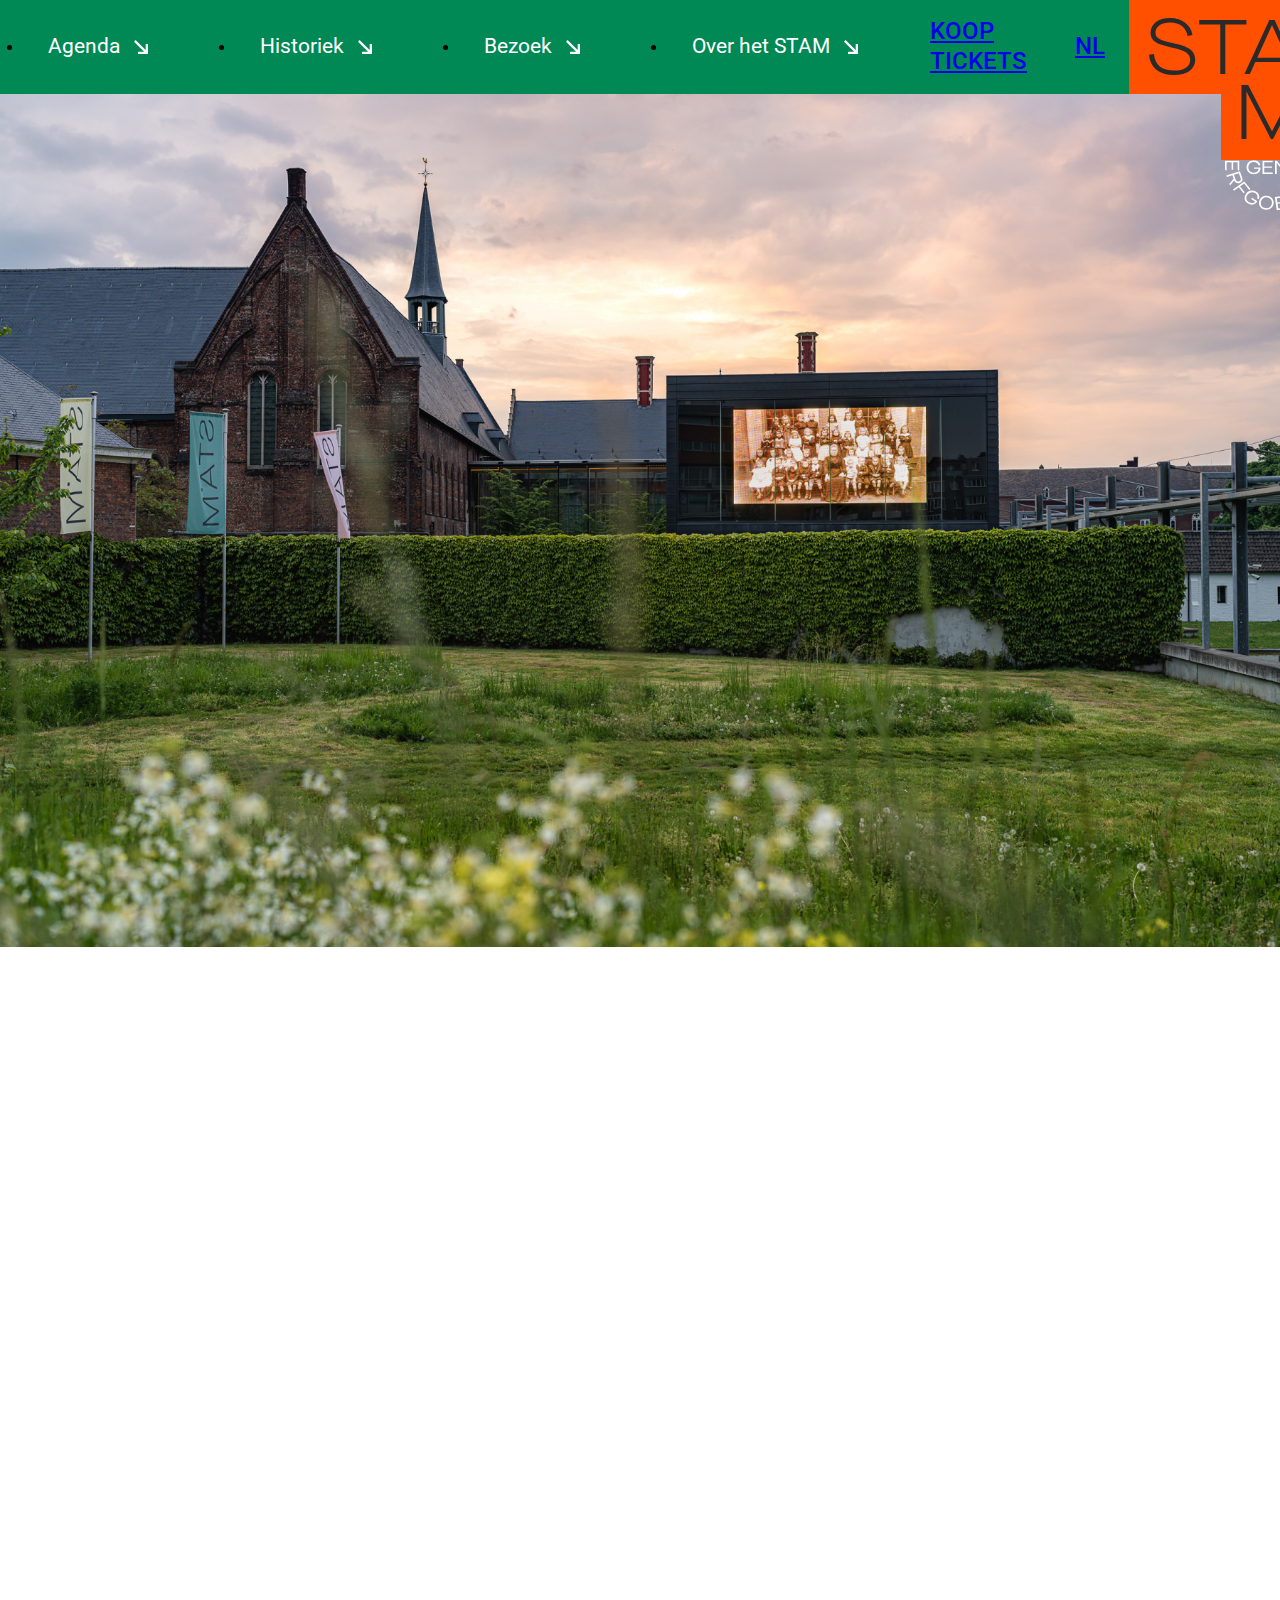
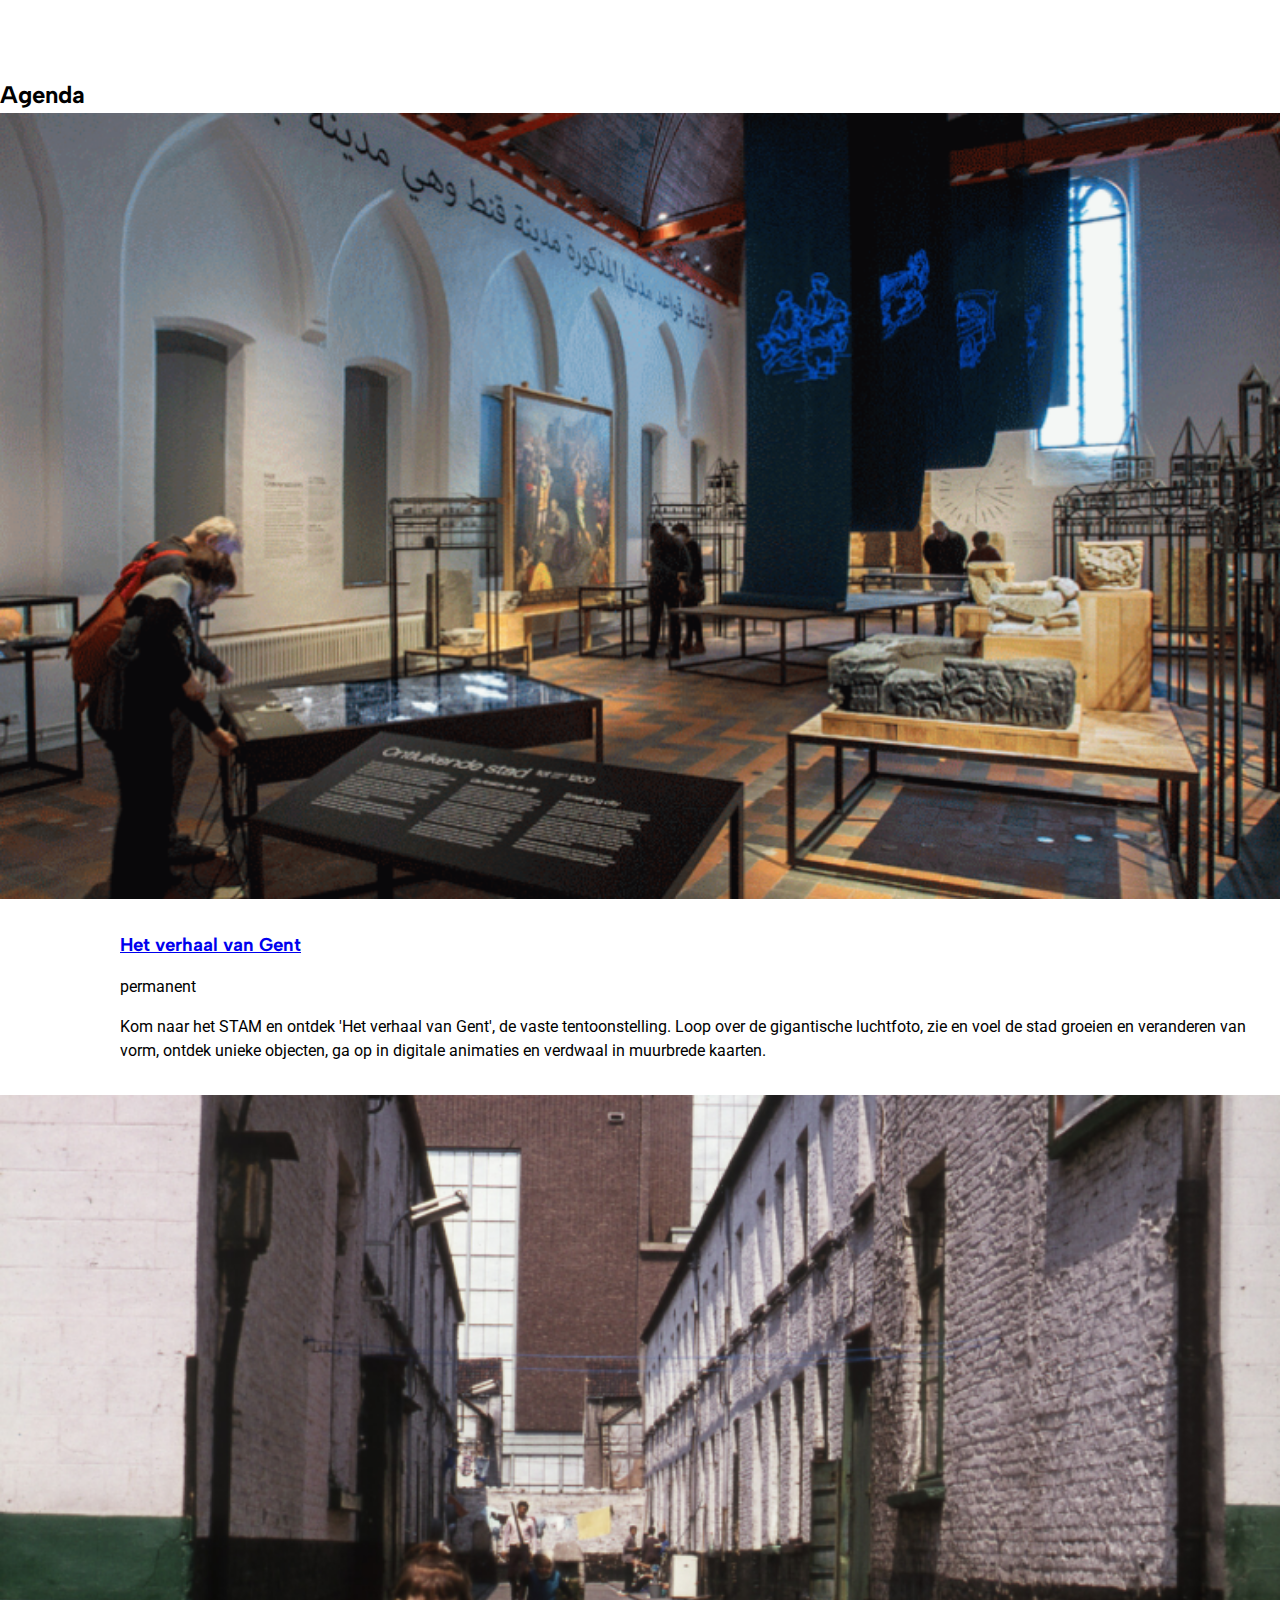
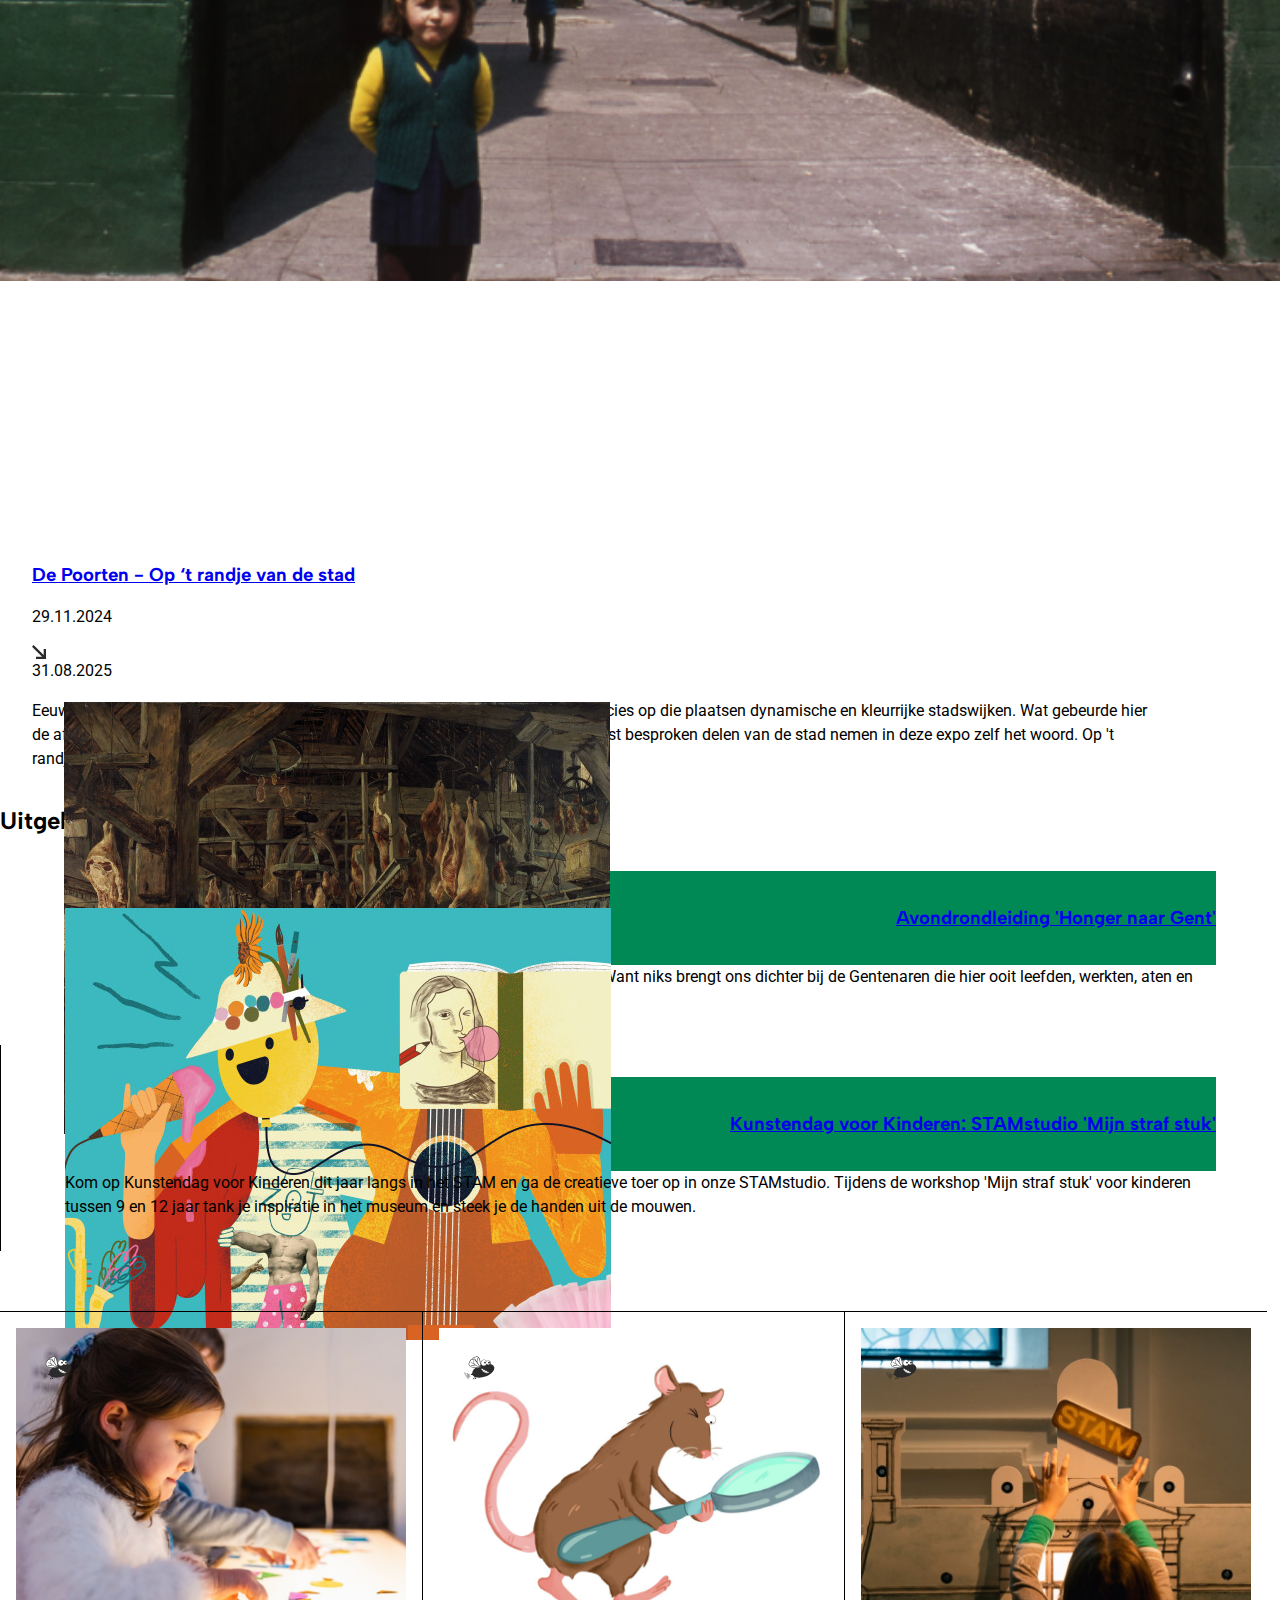
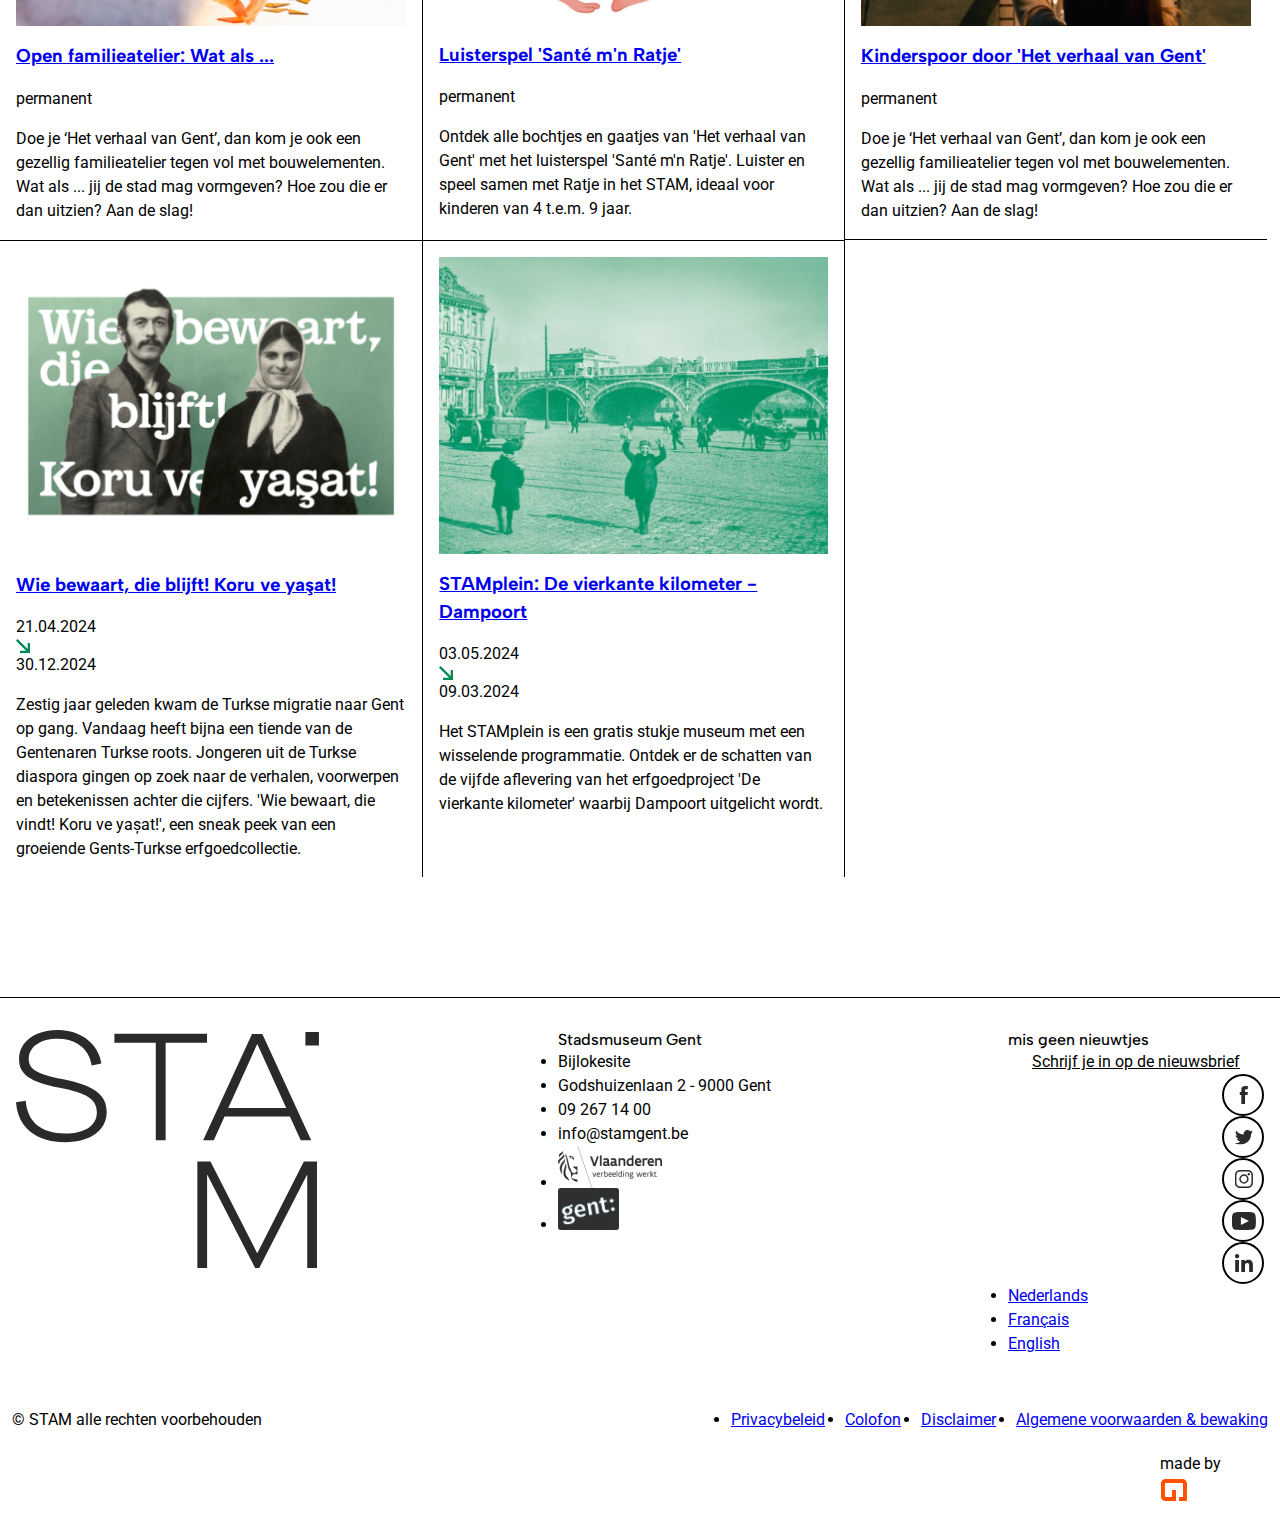
<file: index.html>
<!DOCTYPE html>
<html lang="nl">
  <head>
    <meta charset="UTF-8" />
    <meta name="viewport" content="width=device-width, initial-scale=1.0" />
    <title>STAM</title>
    <!-- robots.txt -->
    <meta name="robots" content="noindex,nofollow" />
    <!-- favicon -->
    <link
      rel="icon"
      type="image/png"
      href="static/images/favicon/favicon-96x96.png"
      sizes="96x96"
    />
    <link
      rel="icon"
      type="image/svg+xml"
      href="static/images/favicon/favicon.svg"
    />
    <link rel="shortcut icon" href="static/images/favicon/favicon.ico" />
    <link
      rel="apple-touch-icon"
      sizes="180x180"
      href="static/images/favicon/apple-touch-icon.png"
    />
    <link rel="manifest" href="static/images/favicon/site.webmanifest" />
    <!-- fonts roboto title - albert sans paragraph -->
    <link rel="preconnect" href="https://fonts.gstatic.com" crossorigin />
    <link rel="preconnect" href="https://fonts.googleapis.com" />
    <link rel="preconnect" href="https://fonts.gstatic.com" crossorigin />
    <link
      href="https://fonts.googleapis.com/css2?family=Albert+Sans:ital,wght@0,100..900;1,100..900&family=Roboto:wght@400;500&display=swap"
      rel="stylesheet"
    />
    <!-- css files -->
    <link rel="stylesheet" href="static/css/reset.css" />
    <link rel="stylesheet" href="static/css/elements.css" />
    <link rel="stylesheet" href="static/css/general.css" />
    <link rel="stylesheet" href="static/css/main.css" />
    <link rel="stylesheet" href="static/css/home.css" />
  </head>

  <body>
    <!----------------------------->
    <!-- HEADER  -->
    <header class="header">
      <nav class="header-nav">
        <ul class="nav-list">
          <li>
            <a class="nav-link" href="events/he-who-keeps-remains.html"
              >Agenda<img
                class="link-icon"
                src="static/images/arrow-corner-bottom.svg"
                alt="arrow corner bottom"
            /></a>
          </li>
          <li>
            <a class="nav-link" href="history.html"
              >Historiek<img
                class="link-icon"
                src="static/images/arrow-corner-bottom.svg"
                alt="arrow corner bottom"
            /></a>
          </li>
          <li>
            <a class="nav-link" href="visit.html"
              >Bezoek<img
                class="link-icon"
                src="static/images/arrow-corner-bottom.svg"
                alt="arrow corner bottom"
            /></a>
          </li>
          <li>
            <a class="nav-link" href="about.html"
              >Over het STAM<img
                class="link-icon"
                src="static/images/arrow-corner-bottom.svg"
                alt="arrow corner bottom"
            /></a>
          </li>
        </ul>
      </nav>

      <nav class="nav-hamburger nav-green">
        <img
          class="hamburger-icon"
          src="static/images/hamburger.svg"
          alt="hamburger"
          id="hamburger"
        />
      </nav>

      <nav id="hidden" class="hidden">
        <ul class="hidden-list">
          <li>
            <a
              class="nav-link nav-link-hidden"
              href="events/he-who-keeps-remains.html"
            >
              Agenda
              <img
                class="link-icon"
                src="static/images/arrow-corner-bottom.svg"
                alt="arrow corner bottom"
              />
            </a>
          </li>
          <li>
            <a class="nav-link nav-link-hidden" href="history.html">
              Historiek
              <img
                class="link-icon"
                src="static/images/arrow-corner-bottom.svg"
                alt="arrow corner bottom"
              />
            </a>
          </li>
          <li>
            <a class="nav-link nav-link-hidden" href="visit.html">
              Bezoek
              <img
                class="link-icon"
                src="static/images/arrow-corner-bottom.svg"
                alt="arrow corner bottom"
              />
            </a>
          </li>
          <li>
            <a class="nav-link nav-link-hidden" href="about.html">
              Over het stam
              <img
                class="link-icon"
                src="static/images/arrow-corner-bottom.svg"
                alt="arrow corner bottom"
              />
            </a>
          </li>
        </ul>
        <button type="button" class="hidden-button" id="hidden-button">
          +
        </button>
      </nav>
      <div class="filter" id="filter"></div>

      <a class="action action-ticket" href="#">koop <br />tickets</a>
      <a class="action action-language" href="#">nl</a>

      <div class="header-logos">
        <a href="index.html"
          ><img class="logo-image" src="static/images/logo-vlak.svg" alt="stam"
        /></a>
        <a href="index.html">
          <img
            class="logo-image logo-image-primary"
            src="static/images/erfgoedcel-logo-wit.svg"
            alt="erfgoedcel"
          />
        </a>
      </div>
    </header>
    <!----------------------------->
    <!-- MAIN  -->
    <main id="main">
      <h1 class="card">
        <img
          class="card-image"
          src="static/images/stam-museum.jpeg"
          alt="stam museum"
        />
        <img
          class="card-overlay"
          src="static/images/stadsmuseum-gent.svg"
          alt="stads museum tekst"
        />
        <img
          class="card-overlay card-overlay-small"
          src="static/images/stadsmuseum-gent-small.svg"
          alt="stads museum tekst"
        />
        <a href="#agenda"
          ><img
            class="card-arrow"
            src="static/images/arrow-down.svg"
            alt="arrow bottom"
        /></a>
      </h1>

      <section id="agenda">
        <h2>Agenda</h2>
        <div class="container-flex">
          <article class="agenda-item">
            <img
              class="agenda-image"
              src="static/images/stam-museum-binnen.png"
              alt="binnenkant stam museum"
            />
            <div class="agenda-content container-spacing">
              <h3><a class="link" href="#">Het verhaal van Gent</a></h3>
              <p class="date">permanent</p>
              <p class="text-white">
                Kom naar het STAM en ontdek 'Het verhaal van Gent', de vaste
                tentoonstelling. Loop over de gigantische luchtfoto, zie en voel
                de stad groeien en veranderen van vorm, ontdek unieke objecten,
                ga op in digitale animaties en verdwaal in muurbrede kaarten.
              </p>
            </div>
          </article>

          <article class="agenda-item">
            <div class="overlay-container">
              <img
                class="agenda-image"
                src="static/images/de-poorten.png"
                alt="Meisje in steeg"
              />
              <img
                class="overlay-image overlay-image-agenda"
                src="static/images/label_2-nl-be.svg"
              />
            </div>
            <div class="agenda-content container-spacing">
              <h3>
                <a class="link" href="#"
                  >De Poorten - Op ‘t randje van de stad</a
                >
              </h3>
              <p class="date">29.11.2024</p>
              <div class="box">
                <img src="static/images/arrow-black.svg" alt="arrow black" />
                <p class="date">31.08.2025</p>
              </div>
              <p class="text-white">
                Eeuwenlang kwam je de stad binnen via gigantische poorten.
                Vandaag vind je precies op die plaatsen dynamische en kleurrijke
                stadswijken. Wat gebeurde hier de afgelopen twee eeuwen? Hoe
                werd de stad hier gevormd en hertekend? De meest besproken delen
                van de stad nemen in deze expo zelf het woord. Op 't randje van
                de stad, maar centraal in deze expo.
              </p>
            </div>
          </article>
        </div>
      </section>

      <section class="highlight-container">
        <h2>Uitgelicht</h2>
        <section class="container-flex">
            <article class="highlight-item">
                <header class="highlight-header">
                    <img class="highlight-image" src="static/images/oude-slagerij.jpeg" alt="Oude slagerij">
                    <h3><a class="link link-secondary" href="#">Avondrondleiding 'Honger naar Gent'</a></h3>
                </header>
                <p>
                    Leer 'Het verhaal van Gent' kennen vanuit het perspectief van spijs en drank. Want niks
                    brengt
                    ons dichter bij de Gentenaren die hier ooit leefden, werkten, aten en dronken. En dat op
                    Late
                    Donderdag in november!
                </p>
            </article>

            <article class="highlight-item container-spacing">
                <header class="highlight-header">
                    <img class="highlight-image" src="static/images/kunstdag.jpeg" alt="Kunstendag">
                    <h3>
                        <a class="link link-secondary" href="#">
                            Kunstendag voor Kinderen: STAMstudio 'Mijn straf stuk'
                        </a>
                    </h3>
                </header>
                <p>
                    Kom op Kunstendag voor Kinderen dit jaar langs in het STAM en ga de creatieve toer op in
                    onze
                    STAMstudio. Tijdens de workshop 'Mijn straf stuk' voor kinderen tussen 9 en 12 jaar tank
                    je
                    inspiratie in het museum en steek je de handen uit de mouwen.
                </p>
            </article>
        </section>
    </section>

      <section class="events-container">
        <article class="event-item">
            <div class="overlay-container">
                <img class="event-image" src="static/images/familie-atelier.png" alt="Meisje in atelier">
                <img class="overlay-image event-overlay" src="static/images/vlieg.svg" alt="vlieg icon">
            </div>
            <h3><a class="link link-secondary" href="#">Open familieatelier: Wat als ...</a></h3>
            <p class="schedule text-secondary">permanent</p>
            <p>Doe je ‘Het verhaal van Gent’, dan kom je ook een gezellig familieatelier tegen vol met
                bouwelementen. Wat als ... jij de stad mag vormgeven? Hoe zou die er dan uitzien? Aan de
                slag!
            </p>
        </article>

        <article class="event-item">
            <div class="overlay-container">
                <img class="event-image" src="static/images/rat.png" alt="Rat met vergrootglas">
                <img class="overlay-image event-overlay" src="static/images/vlieg.svg" alt="vlieg icon">
            </div>
            <h3><a class="link link-secondary" href="#">Luisterspel 'Santé m'n Ratje'</a></h3>
            <p class="schedule text-secondary">permanent</p>
            <p>Ontdek alle bochtjes en gaatjes van 'Het verhaal van Gent' met het luisterspel 'Santé m'n
                Ratje'.
                Luister en speel samen met Ratje in het STAM, ideaal voor kinderen van 4 t.e.m. 9 jaar.</p>
        </article>

        <article class="event-item">
            <div class="overlay-container">
                <img class="event-image" src="static/images/kinderspoor.png" alt="Meisje bouwt in atelier">
                <img class="overlay-image event-overlay" src="static/images/vlieg.svg" alt="vlieg icon">
            </div>
            <h3><a class="link link-secondary" href="#">Kinderspoor door 'Het verhaal van Gent'</a></h3>
            <p class="schedule text-green">permanent</p>
            <p>Doe je ‘Het verhaal van Gent’, dan kom je ook een gezellig familieatelier tegen vol met
                bouwelementen. Wat als ... jij de stad mag vormgeven? Hoe zou die er dan uitzien? Aan de
                slag!
            </p>
        </article>

        <article class="event-item">
            <div>
                <img class="event-image" src="static/images/turkse-migratie.png" alt="Turks koppel">
            </div>
            <h3><a class="link link-secondary" href="events/he-who-keeps-remains.html">Wie bewaart, die blijft!
                    Koru ve yaşat!</a></h3>
            <div class="schedule text-green">
                <p>21.04.2024</p>
                <div class="wrapper">
                    <img src="static/images/arrow-green.svg" alt="">
                    <p>30.12.2024</p>
                </div>
            </div>
            <p>Zestig jaar geleden kwam de Turkse migratie naar Gent op gang. Vandaag heeft bijna een tiende
                van
                de
                Gentenaren Turkse roots. Jongeren uit de Turkse diaspora gingen op zoek naar de verhalen,
                voorwerpen
                en betekenissen achter die cijfers. 'Wie bewaart, die vindt! Koru ve yașat!', een sneak peek
                van
                een
                groeiende Gents-Turkse erfgoedcollectie.</p>
        </article>

        <article class="event-item">
            <div>
                <img class="event-image" src="static/images/stamplein.png" alt="stamplein">
            </div>
            <h3><a class="link link-secondary" href="#">STAMplein: De vierkante kilometer - Dampoort</a></h3>
            <div class="schedule text-green">
                <p>03.05.2024</p>
                <div class="wrapper">
                    <img src="static/images/arrow-green.svg" alt="">
                    <p>09.03.2024</p>
                </div>
            </div>
            <p>Het STAMplein is een gratis stukje museum met een wisselende programmatie. Ontdek er de
                schatten
                van
                de vijfde aflevering van het erfgoedproject 'De vierkante kilometer' waarbij Dampoort
                uitgelicht
                wordt.</p>
        </article>
    </section>
    </main>
    <!----------------------------->
    <!-- FOOTER  -->
    <footer class="footer">
        <div class="footer-top">
            <a href="index.html"><img class="footer-logo" src="static/images/logo.svg"
                    alt="STAM"></a>

            <article class="footer-item container-spacing">
                <h2 class="footer-title">Stadsmuseum Gent</h2>
                <ul>
                    <li>Bijlokesite</li>
                    <li>Godshuizenlaan 2 - 9000 Gent</li>
                    <li>09 267 14 00</li>
                    <li>info@stamgent.be</li>
                </ul>
                <ul class="list-flex">
                    <li><a href="#"><img src="static/images/logo-vlaanderen.png" alt="Vlaanderen"></a></li>
                    <li><a href="#"><img src="static/images/logo-gent.png" alt="Gent"></a></li>
                </ul>
            </article>

            <article class="footer-item container-spacing">
                <h2 class="footer-title">mis geen nieuwtjes</h2>
                <a class="footer-news" href="#">Schrijf je in op de nieuwsbrief</a>
                <div class="footer-socials">
                    <a href="index.html"><img class="item-logo" src="static/images/logo.svg" alt="STAM"></a>
                    <ul class="list-flex">
                        <li class="social-border"><a href="#"><img src="static/images/facebook.svg"
                                    alt="facebook logo"></a>
                        </li>
                        <li class="social-border"><a href="#"><img src="static/images/twitter.svg"
                                    alt="twitter logo"></a>
                        </li>
                        <li class="social-border"><a href="#"><img src="static/images/instagram.svg"
                                    alt="instagram logo"></a></li>
                        <li class="social-border"><a href="#"><img src="static/images/youtube.svg"
                                    alt="youtube logo"></a>
                        </li>
                        <li class="social-border"><a href="#"><img src="static/images/linkedin.svg"
                                    alt="linkedin logo"></a>
                        </li>
                    </ul>
                </div>
                <ul class="list-flex">
                    <li><a class="link-primary" href="#">Nederlands</a></li>
                    <li><a class="link-secondary stroke" href="#">Français</a></li>
                    <li><a class="link-secondary" href="#">English</a></li>
                </ul>
            </article>
        </div>

        <div class="footer-bottom">
            <div class="footer-content">
                <p class="text-white">© STAM alle rechten voorbehouden</p>
                <ul class="footer-list">
                    <li><a href="#">Privacybeleid</a></li>
                    <li><a href="#">Colofon</a></li>
                    <li><a href="#">Disclaimer</a></li>
                    <li><a href="#">Algemene voorwaarden & bewaking</a></li>
                </ul>
                <div class="footer-box">
                    <img class="footer-image" src="static/images/heritage_logo_rotated.svg" alt="erfgoedcel">
                    <div class="box">
                        <p class="text-white">made by</p>
                        <a href="https://glue.be/" target="_blank"><img class="footer-image"
                                src="static/images/glue.svg" alt="Glue logo"></a>
                    </div>
                </div>
            </div>
        </div>
    </footer>
    <script src="static/js/main.js"></script>
  </body>
</html>
</file>
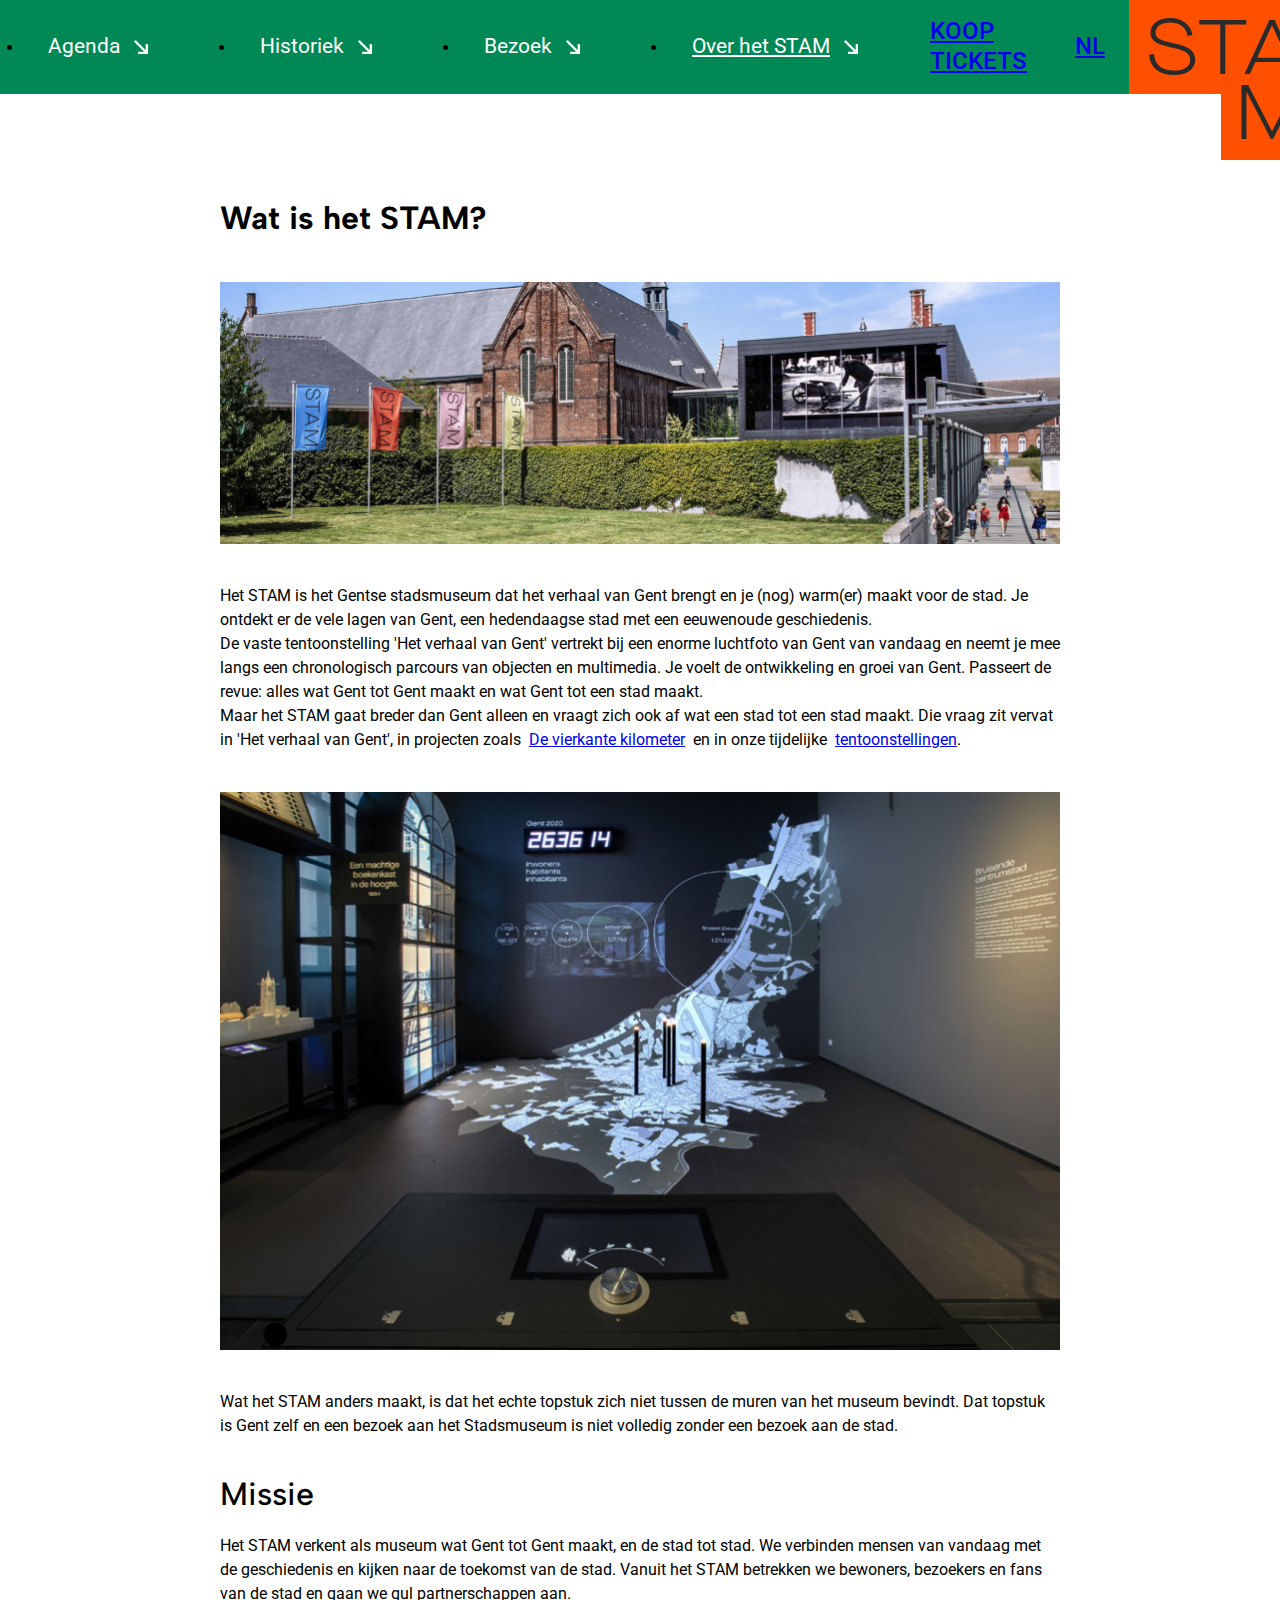
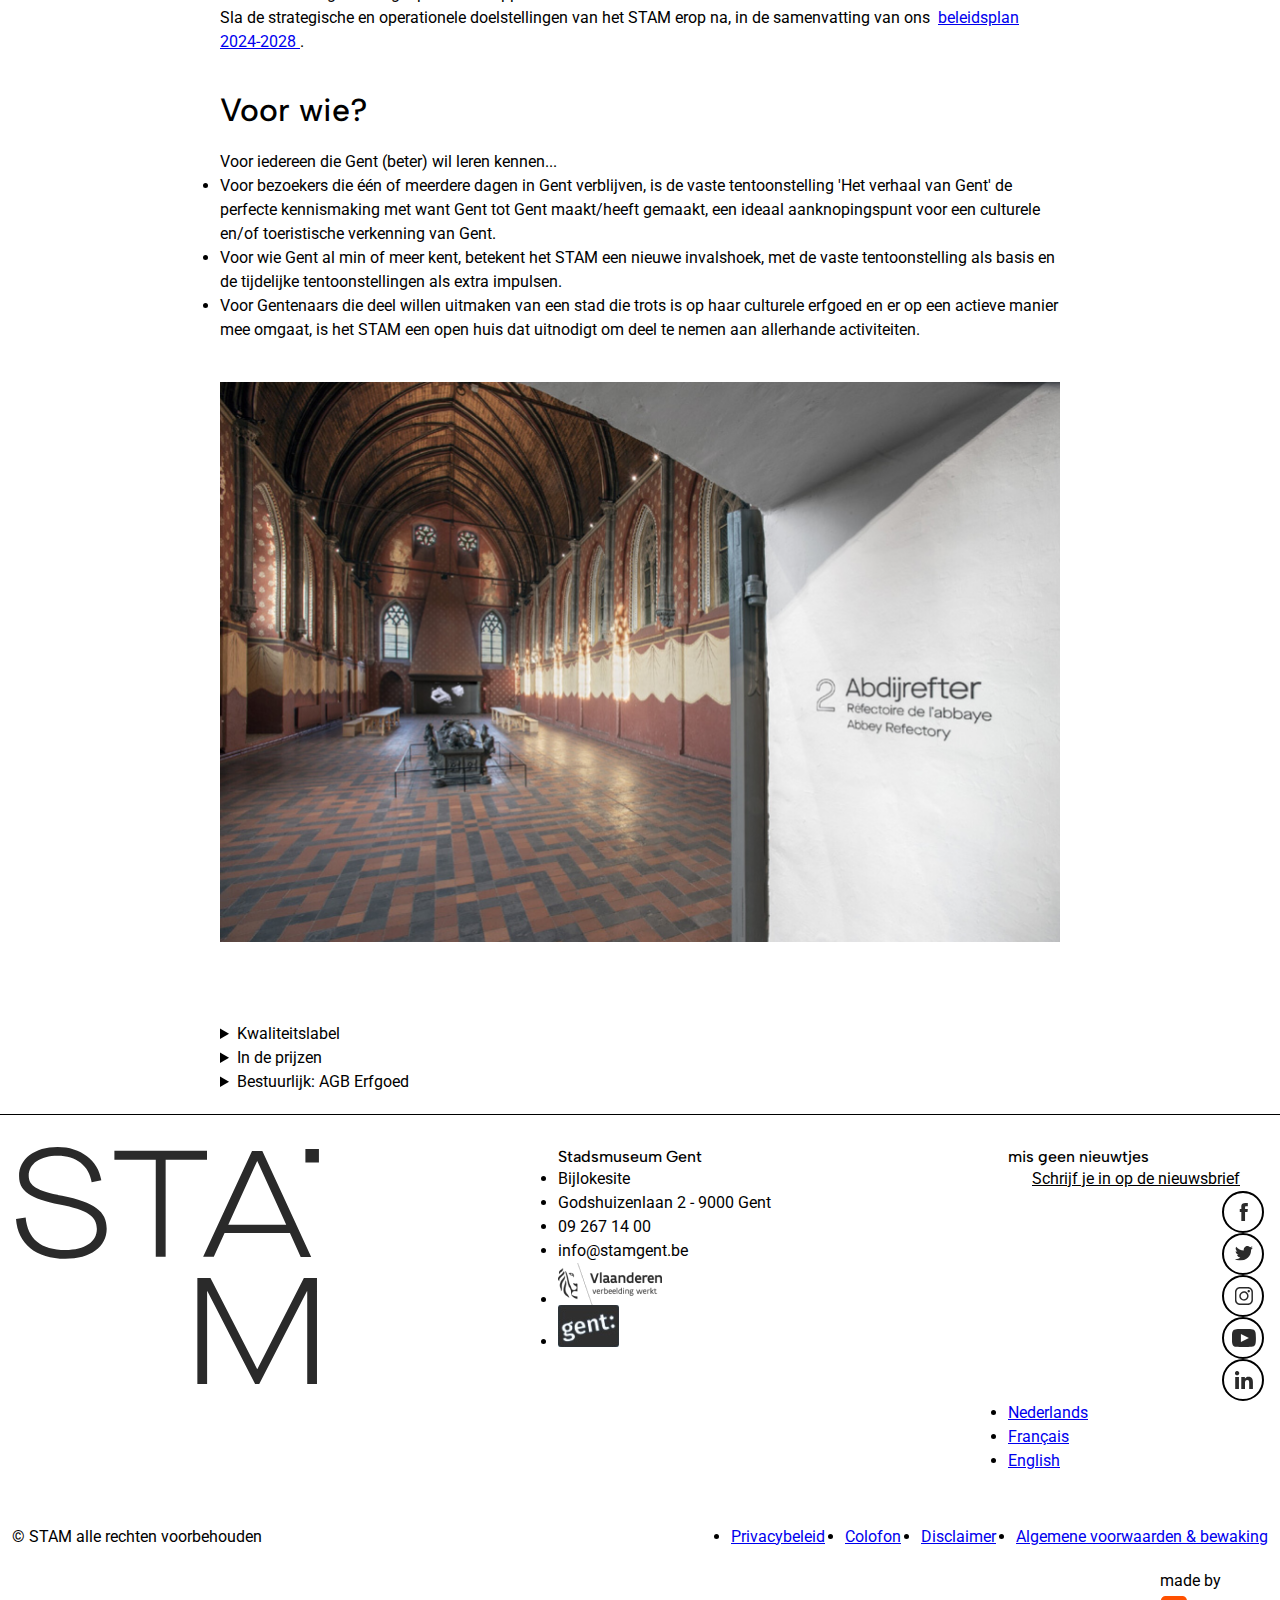
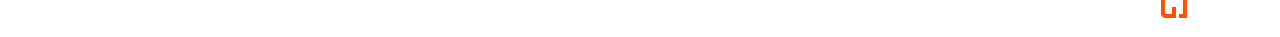
<file: about.html>
<!DOCTYPE html>
<html lang="nl">
  <head>
    <meta charset="UTF-8" />
    <meta name="viewport" content="width=device-width, initial-scale=1.0" />
    <title>Over het stam | STAM</title>
    <!-- robots.txt -->
    <meta name="robots" content="noindex,nofollow" />
    <!-- favicon -->
    <link
      rel="icon"
      type="image/png"
      href="static/images/favicon/favicon-96x96.png"
      sizes="96x96"
    />
    <link
      rel="icon"
      type="image/svg+xml"
      href="static/images/favicon/favicon.svg"
    />
    <link rel="shortcut icon" href="static/images/favicon/favicon.ico" />
    <link
      rel="apple-touch-icon"
      sizes="180x180"
      href="static/images/favicon/apple-touch-icon.png"
    />
    <link rel="manifest" href="static/images/favicon/site.webmanifest" />
    <!-- fonts roboto title - albert sans paragraph-->
    <link rel="preconnect" href="https://fonts.gstatic.com" crossorigin />
    <link rel="preconnect" href="https://fonts.googleapis.com" />
    <link rel="preconnect" href="https://fonts.gstatic.com" crossorigin />
    <link
      href="https://fonts.googleapis.com/css2?family=Albert+Sans:ital,wght@0,100..900;1,100..900&family=Roboto:wght@400;500&display=swap"
      rel="stylesheet"
    />
    <!-- css files -->
    <link rel="stylesheet" href="static/css/reset.css" />
    <link rel="stylesheet" href="static/css/elements.css" />
    <link rel="stylesheet" href="static/css/general.css" />
    <link rel="stylesheet" href="static/css/main.css" />
    <link rel="stylesheet" href="static/css/about.css" />
  </head>

  <body>
    <!--------------------------------------------------------->
    <!-- HEADER  -->
    <header class="header">
      <nav class="header-nav nav-green">
        <ul class="nav-list">
          <li>
            <a class="nav-link" href="events/he-who-keeps-remains.html"
              >Agenda
              <img
                class="link-icon"
                src="static/images/arrow-corner-bottom.svg"
                alt="arrow corner bottom"
            /></a>
          </li>
          <li>
            <a class="nav-link" href="history.html"
              >Historiek<img
                class="link-icon"
                src="static/images/arrow-corner-bottom.svg"
                alt="arrow corner bottom"
            /></a>
          </li>
          <li>
            <a class="nav-link" href="visit.html"
              >Bezoek<img
                class="link-icon"
                src="static/images/arrow-corner-bottom.svg"
                alt="arrow corner bottom"
            /></a>
          </li>
          <li>
            <a class="nav-link" href="about.html"
              ><u>Over het STAM</u
              ><img
                class="link-icon"
                src="static/images/arrow-corner-bottom.svg"
                alt="arrow corner bottom"
            /></a>
          </li>
        </ul>
      </nav>

      <nav class="nav-hamburger nav-green">
        <img
          class="hamburger-icon"
          src="static/images/hamburger.svg"
          alt="hamburger"
          id="hamburger"
        />
      </nav>

      <nav id="hidden" class="hidden nav-green">
        <ul class="hidden-list">
          <li>
            <a
              class="nav-link nav-link-hidden"
              href="events/he-who-keeps-remains.html"
            >
              Agenda
              <img
                class="link-icon"
                src="static/images/arrow-corner-bottom.svg"
                alt="arrow corner bottom"
              />
            </a>
          </li>
          <li>
            <a class="nav-link nav-link-hidden" href="history.html">
              Historiek
              <img
                class="link-icon"
                src="static/images/arrow-corner-bottom.svg"
                alt="arrow corner bottom"
              />
            </a>
          </li>
          <li>
            <a class="nav-link nav-link-hidden" href="visit.html">
              Bezoek
              <img
                class="link-icon"
                src="static/images/arrow-corner-bottom.svg"
                alt="arrow corner bottom"
              />
            </a>
          </li>
          <li>
            <a class="nav-link nav-link-hidden" href="about.html">
              Over het stam
              <img
                class="link-icon"
                src="static/images/arrow-corner-bottom.svg"
                alt="arrow corner bottom"
              />
            </a>
          </li>
        </ul>
        <button type="button" class="hidden-button" id="hidden-button">
          +
        </button>
      </nav>
      <div class="filter" id="filter"></div>

      <a class="action action-ticket" href="#">koop <br />tickets</a>
      <a class="action action-language" href="#">nl</a>

      <div class="header-logos">
        <a href="index.html"
          ><img class="logo-image" src="static/images/logo-vlak.svg" alt="stam"
        /></a>
        <a href="index.html">
          <img
            class="logo-image logo-image-primary"
            src="static/images/erfgoedcel-logo-wit.svg"
            alt="erfgoedcel"
          />
        </a>
      </div>
    </header>
    <!--------------------------------------------------------->
    <!-- MAIN  -->
    <main id="main" class="about-container">
      <section class="container-spacing">
        <h1>Wat is het STAM?</h1>
        <img
          class="about-margin"
          src="static/images/stam-museum2.png"
          alt="STAM-museum buitenkant"
        />
        <p>
          Het STAM is het Gentse stadsmuseum dat het verhaal van Gent brengt en
          je (nog) warm(er) maakt voor de stad. Je ontdekt er de vele lagen van
          Gent, een hedendaagse stad met een eeuwenoude geschiedenis.
        </p>

        <p>
          De vaste tentoonstelling 'Het verhaal van Gent' vertrekt bij een
          enorme luchtfoto van Gent van vandaag en neemt je mee langs een
          chronologisch parcours van objecten en multimedia. Je voelt de
          ontwikkeling en groei van Gent. Passeert de revue: alles wat Gent tot
          Gent maakt en wat Gent tot een stad maakt.
        </p>

        <p>
          Maar het STAM gaat breder dan Gent alleen en vraagt zich ook af wat
          een stad tot een stad maakt. Die vraag zit vervat in 'Het verhaal van
          Gent', in projecten zoals 
          <a
            class="link--primary"
            target="-blank"
            href="https://stamgent.be/nl_be/over-het-stam/erfgoed-in-gent/de-vierkante-kilometer"
          >
            De vierkante kilometer</a
          >  en in onze tijdelijke 
          <a
            class="link--primary"
            target="-blank"
            href="https://stamgent.be/nl_be/tentoonstellingen"
            >tentoonstellingen</a
          >.
        </p>

        <img
          class="about-margin"
          src="static/images/gent-projected.png"
          alt="Projectie van de stad Gent"
        />
        <p>
          Wat het STAM anders maakt, is dat het echte topstuk zich niet tussen
          de muren van het museum bevindt. Dat topstuk is Gent zelf en een
          bezoek aan het Stadsmuseum is niet volledig zonder een bezoek aan de
          stad.
        </p>
      </section>

      <section>
        <h2 class="about-title">Missie</h2>
        <p>
          Het STAM verkent als museum wat Gent tot Gent maakt, en de stad tot
          stad. We verbinden mensen van vandaag met de geschiedenis en kijken
          naar de toekomst van de stad. Vanuit het STAM betrekken we bewoners,
          bezoekers en fans van de stad en gaan we gul partnerschappen aan.
        </p>

        <p>
          Sla de strategische en operationele doelstellingen van het STAM erop
          na, in de samenvatting van ons 
          <a
            class="link--primary"
            target="-blank"
            href="https://stamgent.be/volumes/general/2024.04.09-Beleidsplansamenvatting-2024-2028.pdf?v=1713181364"
          >
            beleidsplan 2024-2028 </a
          >.
        </p>
      </section>

      <section class="container-spacing">
        <h2 class="about-title">Voor wie?</h2>
        <p>Voor iedereen die Gent (beter) wil leren kennen...</p>
        <ul class="list list-gap">
          <li class="list-item">
            Voor bezoekers die één of meerdere dagen in Gent verblijven, is de
            vaste tentoonstelling 'Het verhaal van Gent' de perfecte
            kennismaking met want Gent tot Gent maakt/heeft gemaakt, een ideaal
            aanknopingspunt voor een culturele en/of toeristische verkenning van
            Gent.
          </li>
          <li class="list-item">
            Voor wie Gent al min of meer kent, betekent het STAM een nieuwe
            invalshoek, met de vaste tentoonstelling als basis en de tijdelijke
            tentoonstellingen als extra impulsen.
          </li>
          <li class="list-item">
            Voor Gentenaars die deel willen uitmaken van een stad die trots is
            op haar culturele erfgoed en er op een actieve manier mee omgaat, is
            het STAM een open huis dat uitnodigt om deel te nemen aan allerhande
            activiteiten.
          </li>
        </ul>
        <img
          class="about-margin"
          src="static/images/abdijrefter.png"
          alt="Abdijrefter"
        />
      </section>

      <section>
        <details>
          <summary>Kwaliteitslabel</summary>
          <p>
            In 2012 kreeg het STAM van de Vlaamse overheid het kwaliteitslabel
            waardoor het zich een erkende collectiebeherende
            cultureel-erfgoedorganisatie mag noemen.
          </p>
        </details>

        <details>
          <summary>In de prijzen</summary>
          <p>
            Het STAM werd sinds de opening bekroond met enkele prijzen: de
            Thuis-in-de-Stad Prijs 2011, de Vlaamse Monumentenprijs 2011, de
            Prijs voor Cultuurmanagement voor directeur Christine De Weerdt in
            2011, de Vlaamse Museumprijzen 2012 van jury én publiek. Het werd
            ook genomineerd voor de European Museum of the Year Award 2013.
          </p>
        </details>

        <details>
          <summary>Bestuurlijk: AGB Erfgoed</summary>
          <div>
            <p>
              Het STAM maakt samen met Het Huis van Alijn en het Industriemuseum
              deel uit van het AGB Erfgoed.
            </p>
            <p>
              Het idee om op de Bijloke een volwaardig Gents stadsmuseum in te
              richten ontstond eind jaren negentig. In 1997 had het Gentse
              stadsbestuur de werking van het Oudheidkundig Museum van de
              Bijloke om budgettaire redenen teruggeschroefd. Er werd een nieuwe
              bestemming gezocht voor de collectie en het bouwkundig
              patrimonium.
            </p>
          </div>
        </details>
      </section>
    </main>
    <!--------------------------------------------------------->
    <!-- FOOTER  -->
    <footer class="footer">
      <div class="footer-top">
        <a href="index.html"
          ><img class="footer-logo" src="static/images/logo.svg" alt="STAM"
        /></a>

        <article class="footer-item container-spacing">
          <h2 class="footer-title">Stadsmuseum Gent</h2>
          <ul>
            <li>Bijlokesite</li>
            <li>Godshuizenlaan 2 - 9000 Gent</li>
            <li>09 267 14 00</li>
            <li>info@stamgent.be</li>
          </ul>
          <ul class="list-flex">
            <li>
              <a href="#"
                ><img src="static/images/logo-vlaanderen.png" alt="Vlaanderen"
              /></a>
            </li>
            <li>
              <a href="#"
                ><img src="static/images/logo-gent.png" alt="Gent"
              /></a>
            </li>
          </ul>
        </article>

        <article class="footer-item container-spacing">
          <h2 class="footer-title">mis geen nieuwtjes</h2>
          <a class="footer-news" href="#">Schrijf je in op de nieuwsbrief</a>
          <div class="footer-socials">
            <a href="index.html"
              ><img class="item-logo" src="static/images/logo.svg" alt="STAM"
            /></a>
            <ul class="list-flex">
              <li class="social-border">
                <a href="#"
                  ><img src="static/images/facebook.svg" alt="facebook logo"
                /></a>
              </li>
              <li class="social-border">
                <a href="#"
                  ><img src="static/images/twitter.svg" alt="twitter logo"
                /></a>
              </li>
              <li class="social-border">
                <a href="#"
                  ><img src="static/images/instagram.svg" alt="instagram logo"
                /></a>
              </li>
              <li class="social-border">
                <a href="#"
                  ><img src="static/images/youtube.svg" alt="youtube logo"
                /></a>
              </li>
              <li class="social-border">
                <a href="#"
                  ><img src="static/images/linkedin.svg" alt="linkedin logo"
                /></a>
              </li>
            </ul>
          </div>
          <ul class="list-flex">
            <li><a class="link-primary" href="#">Nederlands</a></li>
            <li><a class="link-secondary stroke" href="#">Français</a></li>
            <li><a class="link-secondary" href="#">English</a></li>
          </ul>
        </article>
      </div>

      <div class="footer-bottom">
        <div class="footer-content">
          <p class="text-white">© STAM alle rechten voorbehouden</p>
          <ul class="footer-list">
            <li><a href="#">Privacybeleid</a></li>
            <li><a href="#">Colofon</a></li>
            <li><a href="#">Disclaimer</a></li>
            <li><a href="#">Algemene voorwaarden & bewaking</a></li>
          </ul>
          <div class="footer-box">
            <img
              class="footer-image"
              src="static/images/heritage_logo_rotated.svg"
              alt="erfgoedcel"
            />
            <div class="box">
              <p class="text-white">made by</p>
              <a href="https://glue.be/" target="_blank"
                ><img
                  class="footer-image"
                  src="static/images/glue.svg"
                  alt="Glue logo"
              /></a>
            </div>
          </div>
        </div>
      </div>
    </footer>
    <script src="static/js/main.js"></script>
  </body>
</html>
</file>
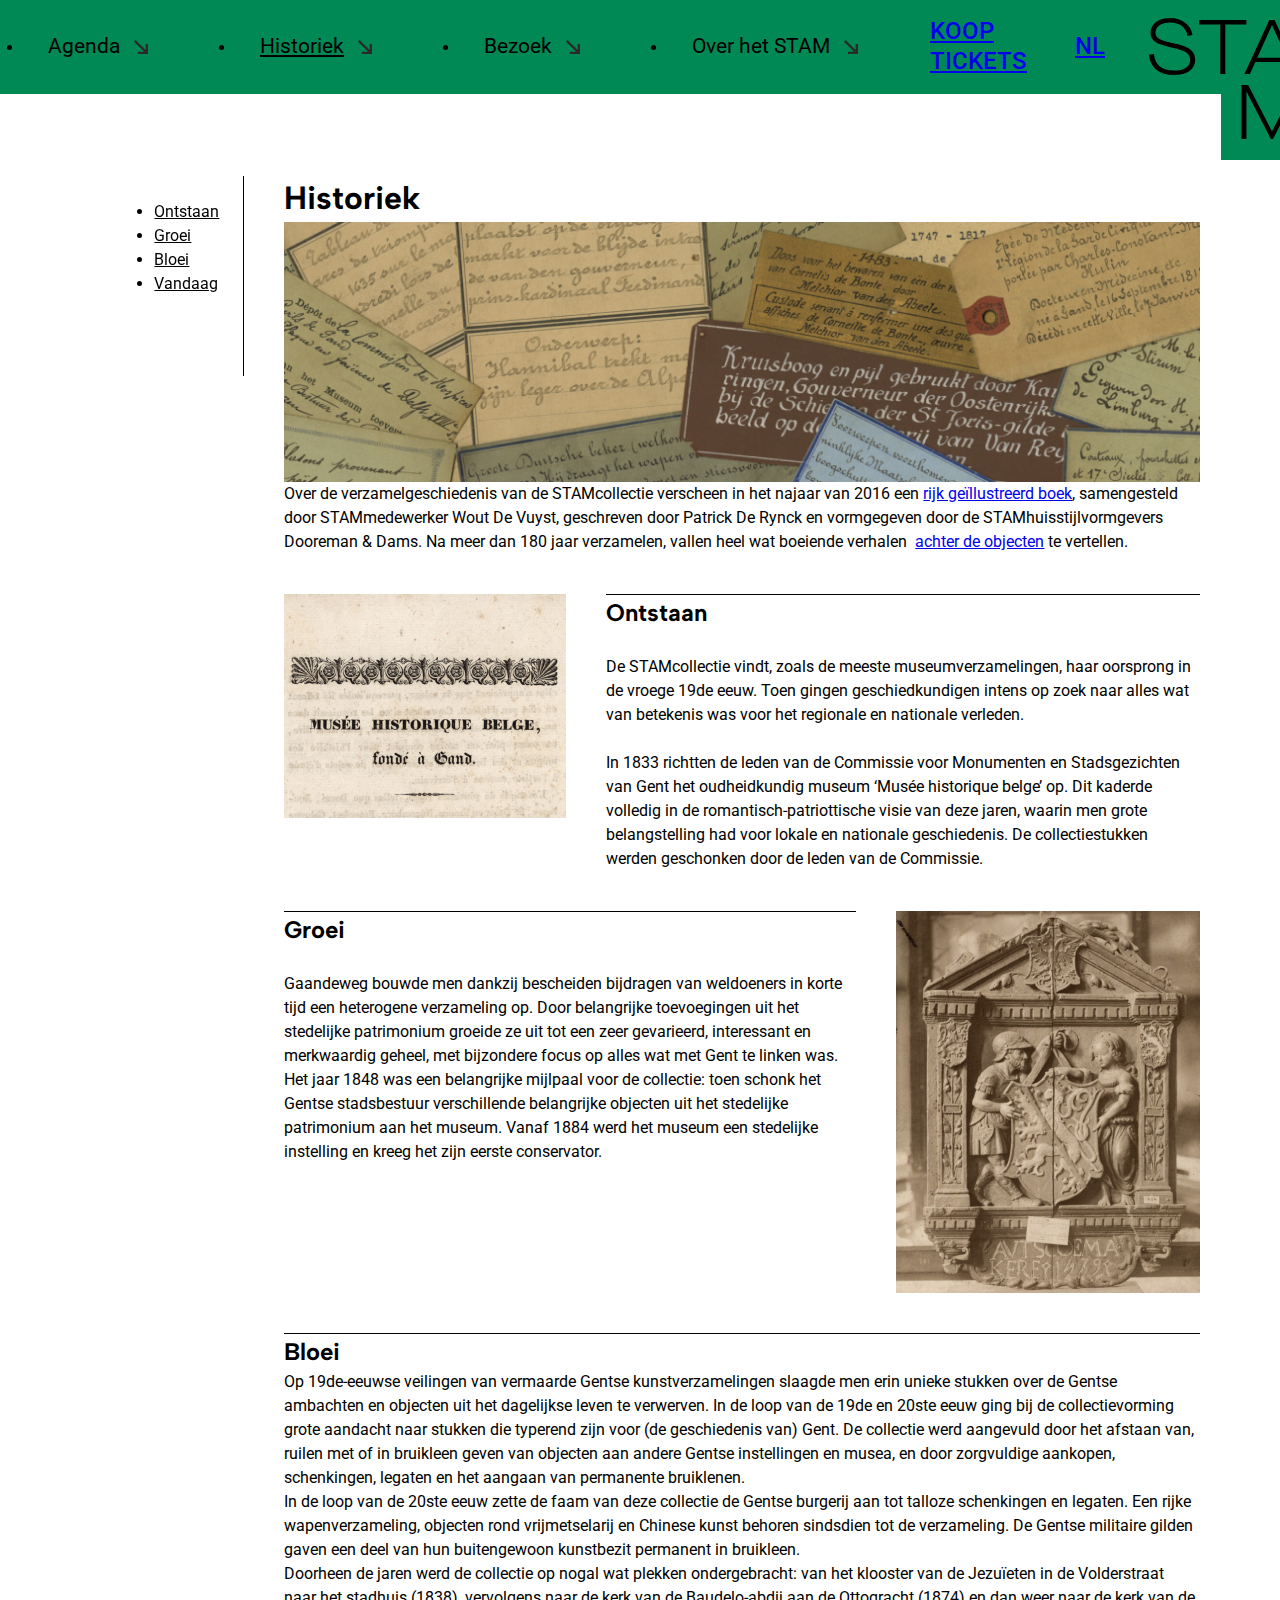
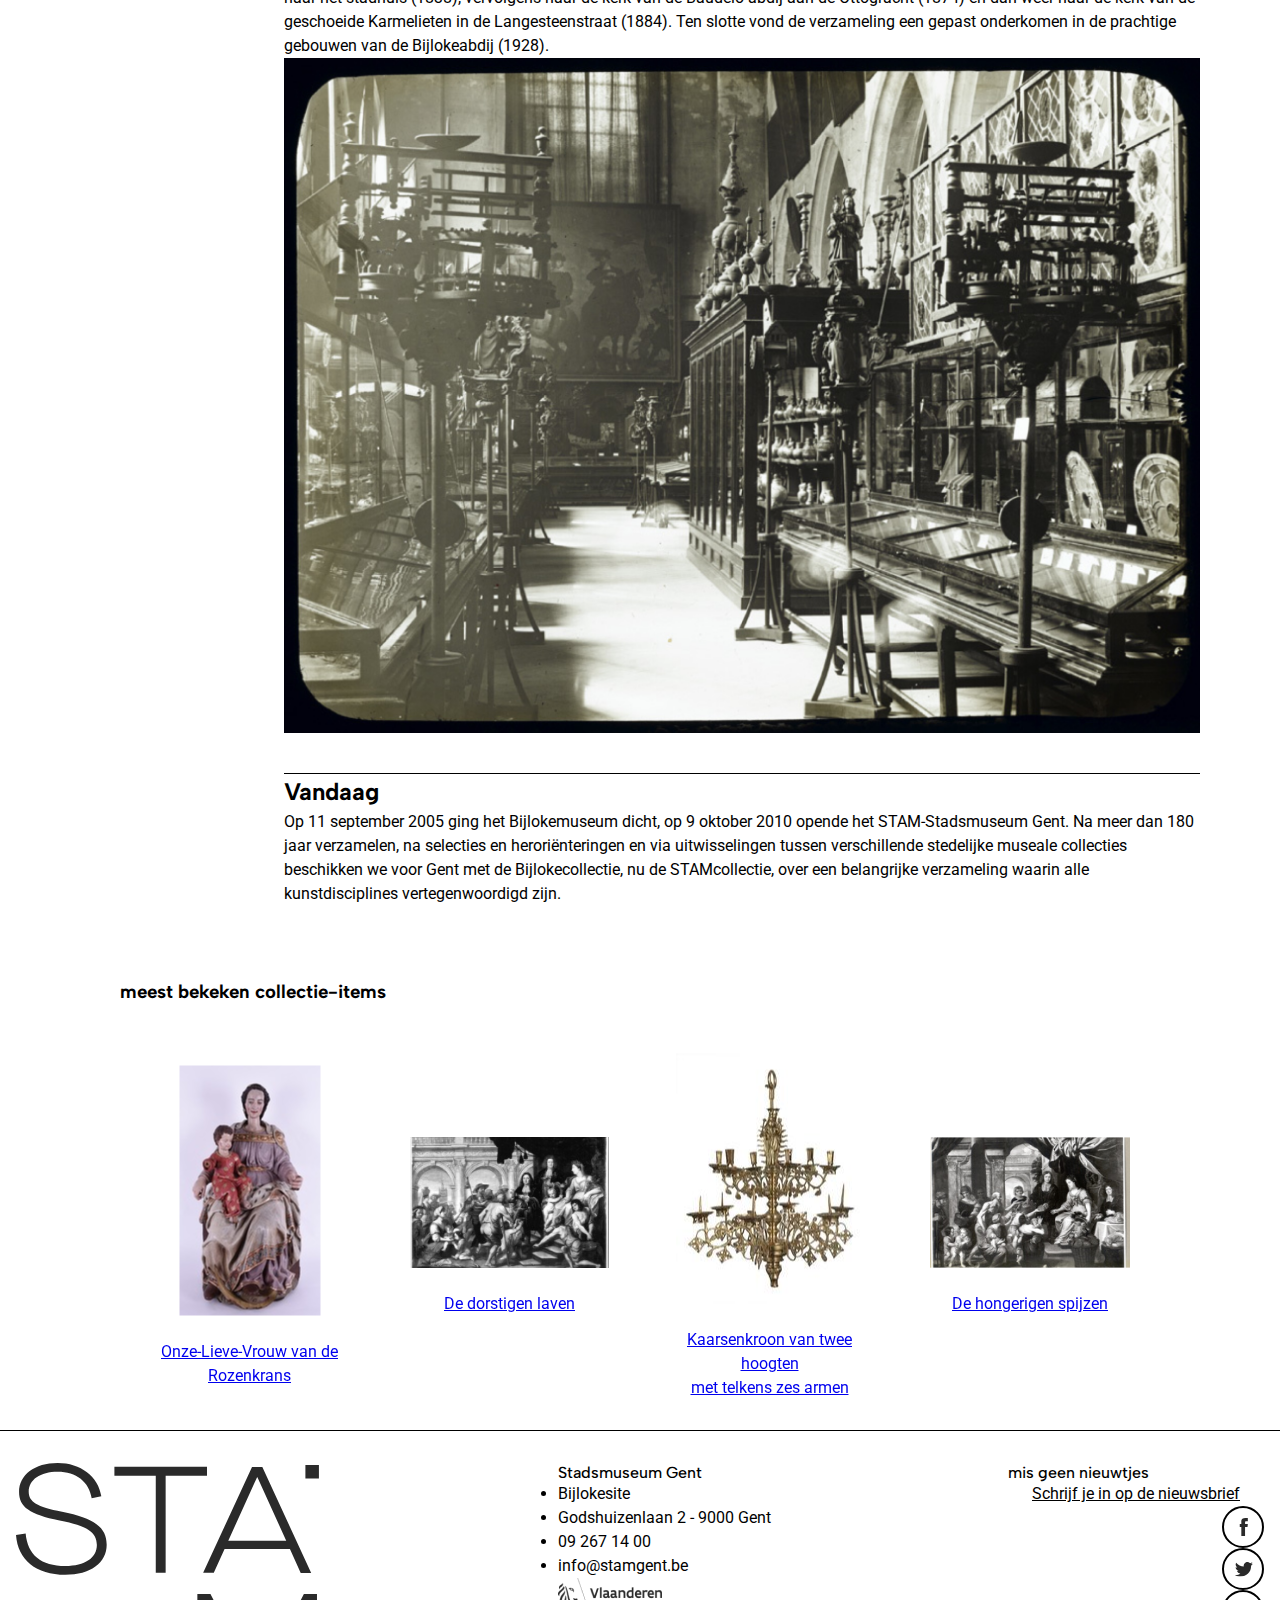
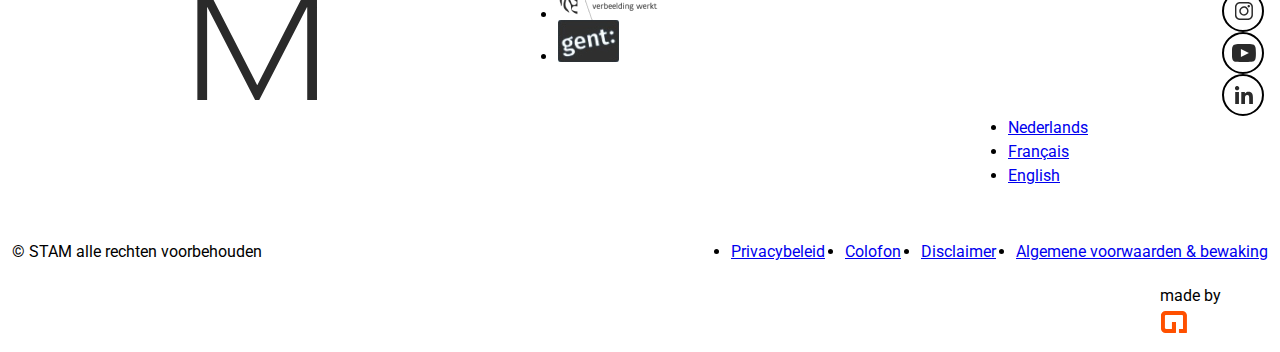
<file: history.html>
<!DOCTYPE html>
<html lang="nl">
  <head>
    <meta charset="UTF-8" />
    <meta name="viewport" content="width=device-width, initial-scale=1.0" />
    <title>Historiek | STAM</title>
    <!-- robots.txt -->
    <meta name="robots" content="noindex,nofollow" />
    <!-- favicon -->
    <link
      rel="icon"
      type="image/png"
      href="static/images/favicon/favicon-96x96.png"
      sizes="96x96"
    />
    <link
      rel="icon"
      type="image/svg+xml"
      href="static/images/favicon/favicon.svg"
    />
    <link rel="shortcut icon" href="static/images/favicon/favicon.ico" />
    <link
      rel="apple-touch-icon"
      sizes="180x180"
      href="static/images/favicon/apple-touch-icon.png"
    />
    <link rel="manifest" href="static/images/favicon/site.webmanifest" />
    <!-- fonts roboto title - albert sans paragraph-->
    <link rel="preconnect" href="https://fonts.gstatic.com" crossorigin />
    <link rel="preconnect" href="https://fonts.googleapis.com" />
    <link rel="preconnect" href="https://fonts.gstatic.com" crossorigin />
    <link
      href="https://fonts.googleapis.com/css2?family=Albert+Sans:ital,wght@0,100..900;1,100..900&family=Roboto:wght@400;500&display=swap"
      rel="stylesheet"
    />
    <!-- css files -->
    <link rel="stylesheet" href="static/css/reset.css" />
    <link rel="stylesheet" href="static/css/elements.css" />
    <link rel="stylesheet" href="static/css/general.css" />
    <link rel="stylesheet" href="static/css/main.css" />
    <link rel="stylesheet" href="static/css/history.css" />
  </head>

  <body>
    <!----------------------------->
    <!-- HEADER  -->
    <header class="header">
      <nav class="header-nav nav-yellow">
        <ul class="nav-list">
          <li>
            <a class="nav-link" href="events/he-who-keeps-remains.html"
              >Agenda<img
                class="link-icon"
                src="static/images/arrow-black.svg"
                alt="arrow corner bottom"
            /></a>
          </li>
          <li>
            <a class="nav-link" href="history.html"
              ><u>Historiek</u
              ><img
                class="link-icon"
                src="static/images/arrow-black.svg"
                alt="arrow corner bottom"
            /></a>
          </li>
          <li>
            <a class="nav-link" href="visit.html"
              >Bezoek<img
                class="link-icon"
                src="static/images/arrow-black.svg"
                alt="arrow corner bottom"
            /></a>
          </li>
          <li>
            <a class="nav-link" href="about.html"
              >Over het STAM<img
                class="link-icon"
                src="static/images/arrow-black.svg"
                alt="arrow corner bottom"
            /></a>
          </li>
        </ul>
      </nav>

      <nav class="nav-hamburger nav-yellow">
        <img
          class="hamburger-icon"
          src="static/images/hamburger-black.svg"
          alt="hamburger"
          id="hamburger"
        />
      </nav>

      <nav id="hidden" class="hidden nav-yellow">
        <ul class="hidden-list">
          <li>
            <a
              class="nav-link nav-link-hidden"
              href="events/he-who-keeps-remains.html"
            >
              Agenda
              <img
                class="link-icon"
                src="static/images/arrow-black.svg"
                alt="arrow corner bottom"
              />
            </a>
          </li>
          <li>
            <a class="nav-link nav-link-hidden" href="history.html">
              Historiek
              <img
                class="link-icon"
                src="static/images/arrow-black.svg"
                alt="arrow corner bottom"
              />
            </a>
          </li>
          <li>
            <a class="nav-link nav-link-hidden" href="visit.html">
              Bezoek
              <img
                class="link-icon"
                src="static/images/arrow-black.svg"
                alt="arrow corner bottom"
              />
            </a>
          </li>
          <li>
            <a class="nav-link nav-link-hidden" href="about.html">
              Over het stam
              <img
                class="link-icon"
                src="static/images/arrow-black.svg"
                alt="arrow corner bottom"
              />
            </a>
          </li>
        </ul>
        <button
          type="button"
          class="hidden-button hidden-button--black"
          id="hidden-button"
        >
          +
        </button>
      </nav>
      <div class="filter" id="filter"></div>

      <a class="action action-ticket" href="#">koop <br />tickets</a>
      <a class="action action-language" href="#">nl</a>

      <div class="header-logos">
        <a href="index.html"
          ><img
            class="logo-image"
            src="static/images/logo-vlak-green.svg"
            alt="stam"
        /></a>
        <a href="index.html">
          <img
            class="logo-image logo-image-primary"
            src="static/images/erfgoedcel-logo-wit.svg"
            alt="erfgoedcel"
          />
        </a>
      </div>
    </header>
    <!--------------------------------------------------------->
    <!-- MAIN  -->
    <main id="main" class="history-main">
      <aside class="sidemenu nav-yellow">
        <ul class="list-gap">
          <li class="sidemenu-link"><a href="#ontstaan">Ontstaan</a></li>
          <li class="sidemenu-link"><a href="#groei">Groei</a></li>
          <li class="sidemenu-link"><a href="#bloei">Bloei</a></li>
          <li class="sidemenu-link"><a href="#vandaag">Vandaag</a></li>
        </ul>
      </aside>

      <div class="history-container">
        <section class="container-spacing">
          <h1>Historiek</h1>
          <img
            class="image-padding"
            src="static/images/historiek.png"
            alt="historiek"
          />
          <p>
            Over de verzamelgeschiedenis van de STAMcollectie verscheen in het
            najaar van 2016 een
            <a
              href="https://stamgent.be/nl_be/collectie/collectieboek"
              target="_blank"
              class="link-secondary"
              >rijk geïllustreerd boek</a
            >, samengesteld door STAMmedewerker Wout De Vuyst, geschreven door
            Patrick De Rynck en vormgegeven door de STAMhuisstijlvormgevers
            Dooreman & Dams. Na meer dan 180 jaar verzamelen, vallen heel wat
            boeiende verhalen 
            <a
              href="https://stamgent.be/nl_be/collectie/straffe-stukken"
              target="_blank"
              class="link-secondary"
              >achter de objecten</a
            >
            te vertellen.
          </p>
        </section>

        <section class="history-item" id="ontstaan">
          <img
            class="history-image"
            src="static/images/onstaan.png"
            alt="tekst historisch museum"
          />
          <div class="history-text">
            <h2 class="history-title">Ontstaan</h2>
            <p>
              De STAMcollectie vindt, zoals de meeste museumverzamelingen, haar
              oorsprong in de vroege 19de eeuw. Toen gingen geschiedkundigen
              intens op zoek naar alles wat van betekenis was voor het regionale
              en nationale verleden.
            </p>

            <p>
              In 1833 richtten de leden van de Commissie voor Monumenten en
              Stadsgezichten van Gent het oudheidkundig museum ‘Musée historique
              belge’ op. Dit kaderde volledig in de romantisch-patriottische
              visie van deze jaren, waarin men grote belangstelling had voor
              lokale en nationale geschiedenis. De collectiestukken werden
              geschonken door de leden van de Commissie.
            </p>
          </div>
        </section>

        <section class="history-item" id="groei">
          <div class="history-text">
            <h2 class="history-title">Groei</h2>
            <p>
              Gaandeweg bouwde men dankzij bescheiden bijdragen van weldoeners
              in korte tijd een heterogene verzameling op. Door belangrijke
              toevoegingen uit het stedelijke patrimonium groeide ze uit tot een
              zeer gevarieerd, interessant en merkwaardig geheel, met bijzondere
              focus op alles wat met Gent te linken was. Het jaar 1848 was een
              belangrijke mijlpaal voor de collectie: toen schonk het Gentse
              stadsbestuur verschillende belangrijke objecten uit het stedelijke
              patrimonium aan het museum. Vanaf 1884 werd het museum een
              stedelijke instelling en kreeg het zijn eerste conservator.
            </p>
          </div>
          <img
            class="history-image"
            src="static/images/wapenschild.png"
            alt="wapenschild"
          />
        </section>

        <section class="container-spacing" id="bloei">
          <h2 class="history-title">Bloei</h2>
          <p>
            Op 19de-eeuwse veilingen van vermaarde Gentse kunstverzamelingen
            slaagde men erin unieke stukken over de Gentse ambachten en objecten
            uit het dagelijkse leven te verwerven. In de loop van de 19de en
            20ste eeuw ging bij de collectievorming grote aandacht naar stukken
            die typerend zijn voor (de geschiedenis van) Gent. De collectie werd
            aangevuld door het afstaan van, ruilen met of in bruikleen geven van
            objecten aan andere Gentse instellingen en musea, en door
            zorgvuldige aankopen, schenkingen, legaten en het aangaan van
            permanente bruiklenen.
          </p>

          <p>
            In de loop van de 20ste eeuw zette de faam van deze collectie de
            Gentse burgerij aan tot talloze schenkingen en legaten. Een rijke
            wapenverzameling, objecten rond vrijmetselarij en Chinese kunst
            behoren sindsdien tot de verzameling. De Gentse militaire gilden
            gaven een deel van hun buitengewoon kunstbezit permanent in
            bruikleen.
          </p>

          <p>
            Doorheen de jaren werd de collectie op nogal wat plekken
            ondergebracht: van het klooster van de Jezuïeten in de Volderstraat
            naar het stadhuis (1838), vervolgens naar de kerk van de
            Baudelo-abdij aan de Ottogracht (1874) en dan weer naar de kerk van
            de geschoeide Karmelieten in de Langesteenstraat (1884). Ten slotte
            vond de verzameling een gepast onderkomen in de prachtige gebouwen
            van de Bijlokeabdij (1928).
          </p>
          <img src="static/images/bijlokeabdij.png" alt="Bijlokeabdij 1928" />
        </section>

        <section id="vandaag" class="container-spacing">
          <h2 class="history-title">Vandaag</h2>
          <p>
            Op 11 september 2005 ging het Bijlokemuseum dicht, op 9 oktober 2010
            opende het STAM-Stadsmuseum Gent. Na meer dan 180 jaar verzamelen,
            na selecties en heroriënteringen en via uitwisselingen tussen
            verschillende stedelijke museale collecties beschikken we voor Gent
            met de Bijlokecollectie, nu de STAMcollectie, over een belangrijke
            verzameling waarin alle kunstdisciplines vertegenwoordigd zijn.
          </p>
        </section>
      </div>
    </main>

    <section class="collection">
      <h3 class="collection-title">meest bekeken collectie-items</h3>
      <div class="collection-items">
        <article class="collection-item">
          <img
            src="static/images/onze-lieve-vrouw.png"
            alt="Onze-lieve-vrouw van de Rozenkrans "
          />
          <a class="link" href="#">Onze-Lieve-Vrouw van de <br />Rozenkrans</a>
        </article>

        <article class="collection-item">
          <img
            src="static/images/de-dorstigen-laven.png"
            alt="De dorstigen laven"
          />
          <a class="link" href="#">De dorstigen laven</a>
        </article>

        <article class="collection-item">
          <img src="static/images/kaarsenkroon.png" alt="Kaarsenkroon" />
          <a class="link" href="#"
            >Kaarsenkroon van twee hoogten <br />
            met telkens zes armen</a
          >
        </article>

        <article class="collection-item">
          <img
            src="static/images/de-hongerigen-spijzen.png"
            alt="De hongerigen spijzen"
          />
          <a class="link" href="#">De hongerigen spijzen</a>
        </article>
      </div>
    </section>
    <!--------------------------------------------------------->
    <!-- FOOTER  -->
    <footer class="footer">
      <div class="footer-top">
        <a href="index.html"
          ><img class="footer-logo" src="static/images/logo.svg" alt="STAM"
        /></a>

        <article class="footer-item container-spacing">
          <h2 class="footer-title">Stadsmuseum Gent</h2>
          <ul>
            <li>Bijlokesite</li>
            <li>Godshuizenlaan 2 - 9000 Gent</li>
            <li>09 267 14 00</li>
            <li>info@stamgent.be</li>
          </ul>
          <ul class="list-flex">
            <li>
              <a href="#"
                ><img src="static/images/logo-vlaanderen.png" alt="Vlaanderen"
              /></a>
            </li>
            <li>
              <a href="#"
                ><img src="static/images/logo-gent.png" alt="Gent"
              /></a>
            </li>
          </ul>
        </article>

        <article class="footer-item container-spacing">
          <h2 class="footer-title">mis geen nieuwtjes</h2>
          <a class="footer-news" href="#">Schrijf je in op de nieuwsbrief</a>
          <div class="footer-socials">
            <a href="index.html"
              ><img class="item-logo" src="static/images/logo.svg" alt="STAM"
            /></a>
            <ul class="list-flex">
              <li class="social-border">
                <a href="#"
                  ><img src="static/images/facebook.svg" alt="facebook logo"
                /></a>
              </li>
              <li class="social-border">
                <a href="#"
                  ><img src="static/images/twitter.svg" alt="twitter logo"
                /></a>
              </li>
              <li class="social-border">
                <a href="#"
                  ><img src="static/images/instagram.svg" alt="instagram logo"
                /></a>
              </li>
              <li class="social-border">
                <a href="#"
                  ><img src="static/images/youtube.svg" alt="youtube logo"
                /></a>
              </li>
              <li class="social-border">
                <a href="#"
                  ><img src="static/images/linkedin.svg" alt="linkedin logo"
                /></a>
              </li>
            </ul>
          </div>
          <ul class="list-flex">
            <li><a class="link-primary" href="#">Nederlands</a></li>
            <li><a class="link-secondary stroke" href="#">Français</a></li>
            <li><a class="link-secondary" href="#">English</a></li>
          </ul>
        </article>
      </div>

      <div class="footer-bottom">
        <div class="footer-content">
          <p class="text-white">© STAM alle rechten voorbehouden</p>
          <ul class="footer-list">
            <li><a href="#">Privacybeleid</a></li>
            <li><a href="#">Colofon</a></li>
            <li><a href="#">Disclaimer</a></li>
            <li><a href="#">Algemene voorwaarden & bewaking</a></li>
          </ul>
          <div class="footer-box">
            <img
              class="footer-image"
              src="static/images/heritage_logo_rotated.svg"
              alt="erfgoedcel"
            />
            <div class="box">
              <p class="text-white">made by</p>
              <a href="https://glue.be/" target="_blank"
                ><img
                  class="footer-image"
                  src="static/images/glue.svg"
                  alt="Glue logo"
              /></a>
            </div>
          </div>
        </div>
      </div>
    </footer>
    <script src="static/js/main.js"></script>
  </body>
</html>
</file>
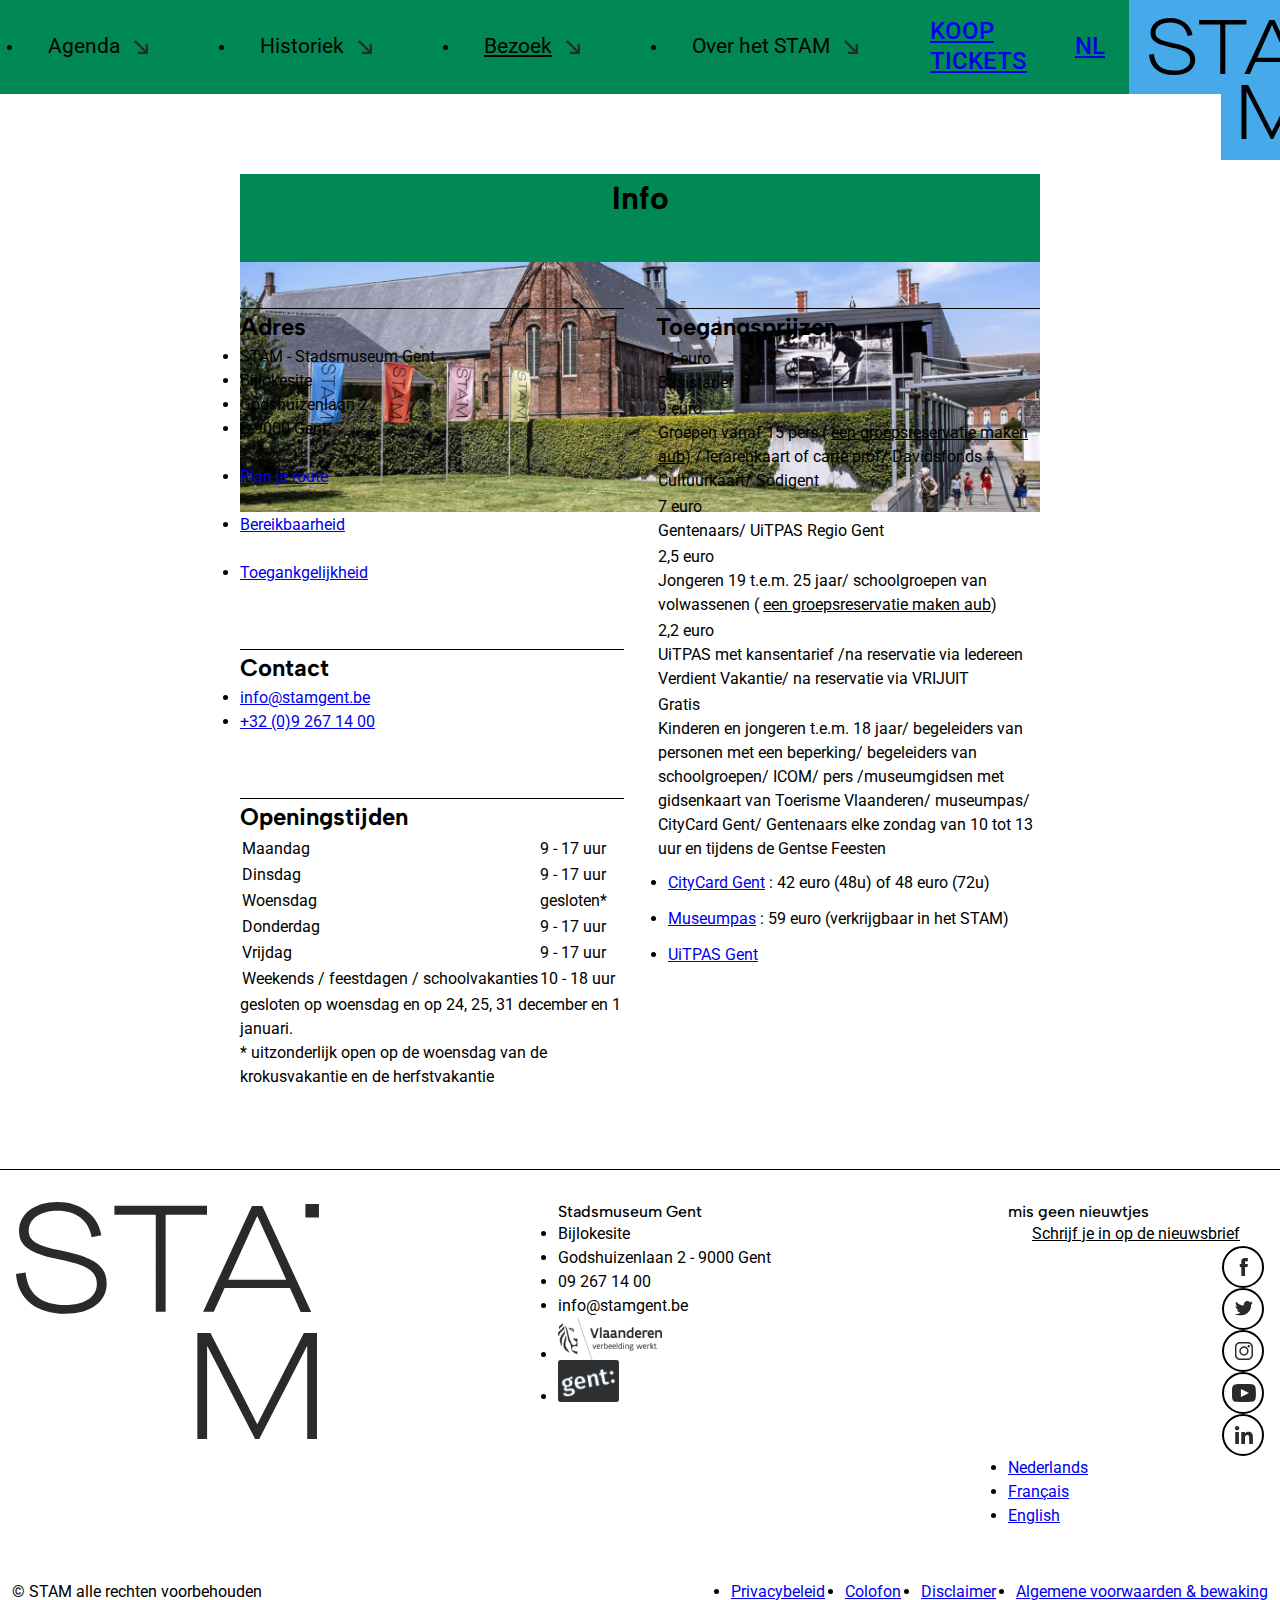
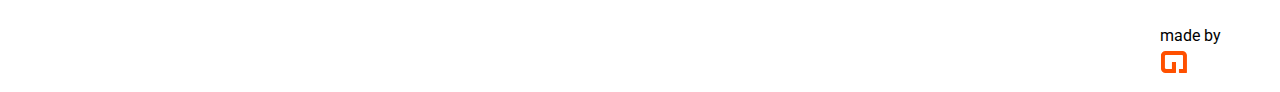
<file: visit.html>
<!DOCTYPE html>
<html lang="nl">
  <head>
    <meta charset="UTF-8" />
    <meta name="viewport" content="width=device-width, initial-scale=1.0" />
    <title>Bezoek | STAM</title>
    <!-- robots.txt -->
    <meta name="robots" content="noindex,nofollow" />
    <!-- favicon -->
    <link
      rel="icon"
      type="image/png"
      href="static/images/favicon/favicon-96x96.png"
      sizes="96x96"
    />
    <link
      rel="icon"
      type="image/svg+xml"
      href="static/images/favicon/favicon.svg"
    />
    <link rel="shortcut icon" href="static/images/favicon/favicon.ico" />
    <link
      rel="apple-touch-icon"
      sizes="180x180"
      href="static/images/favicon/apple-touch-icon.png"
    />
    <link rel="manifest" href="static/images/favicon/site.webmanifest" />
    <!-- fonts roboto title - albert sans paragraph-->
    <link rel="preconnect" href="https://fonts.gstatic.com" crossorigin />
    <link rel="preconnect" href="https://fonts.googleapis.com" />
    <link rel="preconnect" href="https://fonts.gstatic.com" crossorigin />
    <link
      href="https://fonts.googleapis.com/css2?family=Albert+Sans:ital,wght@0,100..900;1,100..900&family=Roboto:wght@400;500&display=swap"
      rel="stylesheet"
    />
    <!-- css files -->
    <link rel="stylesheet" href="static/css/reset.css" />
    <link rel="stylesheet" href="static/css/elements.css" />
    <link rel="stylesheet" href="static/css/general.css">
    <link rel="stylesheet" href="static/css/main.css" />
    <link rel="stylesheet" href="static/css/visit.css" />
  </head>

  <body>
<!----------------------------->
    <!-- HEADER  -->
    <header class="header">
        <nav class="header-nav nav-pink">
          <ul class="nav-list">
            <li>
              <a class="nav-link" href="events/he-who-keeps-remains.html"
                >Agenda<img
                  class="link-icon"
                  src="static/images/arrow-black.svg"
                  alt="arrow corner bottom"
              /></a>
            </li>
            <li>
              <a class="nav-link" href="history.html"
                >Historiek<img
                  class="link-icon"
                  src="static/images/arrow-black.svg"
                  alt="arrow corner bottom"
              /></a>
            </li>
            <li>
              <a class="nav-link" href="visit.html"
                ><u>Bezoek</u><img
                  class="link-icon"
                  src="static/images/arrow-black.svg"
                  alt="arrow corner bottom"
              /></a>
            </li>
            <li>
              <a class="nav-link" href="about.html"
                >Over het STAM<img
                  class="link-icon"
                  src="static/images/arrow-black.svg"
                  alt="arrow corner bottom"
              /></a>
            </li>
          </ul>
        </nav>
  
        <nav class="nav-hamburger nav-pink">
          <img
            class="hamburger-icon"
            src="static/images/hamburger-black.svg"
            alt="hamburger"
            id="hamburger"
          />
        </nav>
  
        <nav id="hidden" class="hidden nav-pink">
          <ul class="hidden-list">
            <li>
              <a
                class="nav-link nav-link-hidden"
                href="events/he-who-keeps-remains.html"
              >
                Agenda
                <img
                  class="link-icon"
                  src="static/images/arrow-black.svg"
                  alt="arrow corner bottom"
                />
              </a>
            </li>
            <li>
              <a class="nav-link nav-link-hidden" href="history.html">
                Historiek
                <img
                  class="link-icon"
                  src="static/images/arrow-black.svg"
                  alt="arrow corner bottom"
                />
              </a>
            </li>
            <li>
              <a class="nav-link nav-link-hidden" href="visit.html">
                Bezoek
                <img
                  class="link-icon"
                  src="static/images/arrow-black.svg"
                  alt="arrow corner bottom"
                />
              </a>
            </li>
            <li>
              <a class="nav-link nav-link-hidden" href="about.html">
                Over het stam
                <img
                  class="link-icon"
                  src="static/images/arrow-black.svg"
                  alt="arrow corner bottom"
                />
              </a>
            </li>
          </ul>
          <button type="button" class="hidden-button hidden-button--black" id="hidden-button">
            +
          </button>
        </nav>
        <div class="filter" id="filter"></div>
  
        <a class="action action-ticket" href="#">koop <br />tickets</a>
        <a class="action action-language" href="#">nl</a>
  
        <div class="header-logos">
          <a href="index.html"
            ><img class="logo-image" src="static/images/logo-vlak-blue.svg" alt="stam"
          /></a>
          <a href="index.html">
            <img
              class="logo-image logo-image-primary"
              src="static/images/erfgoedcel-logo-wit.svg"
              alt="erfgoedcel"
            />
          </a>
        </div>
      </header>
<!--------------------------------------------------------->
      <!-- MAIN  -->
    <main class="visit-container" id="main">
        <header class="visit-header">
            <h1>Info</h1>
            <img src="static/images/stam-museum2.png" alt="STAM buitenkant">
        </header>

        <section class="visit-content">
            <div class="visit-column container-spacing">
                <article class="visit-item container-spacing">
                    <h2 class="visit-title">Adres</h2>
                    <ul class=>
                        <li>STAM - Stadsmuseum Gent</li>
                        <li>Bijlokesite</li>
                        <li>Godshuizenlaan 2</li>
                        <li>B-9000 Gent</li>
                    </ul>

                    <ul>
                        <li class="text-spacing"><a class="link-primary" href="#">Plan je route</a></li>
                        <li class="text-spacing"><a class="link-primary" href="#">Bereikbaarheid</a></li>
                        <li class="text-spacing"><a class="link-primary" href="#">Toegankgelijkheid</a></li>
                    </ul>
                </article>

                <article class="visit-item container-spacing">
                    <h2 class="visit-title">Contact</h2>
                    <ul>
                        <li><a class="link-primary" href="mailto:info@stamgent.be">info@stamgent.be</a></li>
                        <li><a class="link-primary" href="tel:+32 (0)9 267 14 00">+32 (0)9 267 14 00</a></li>
                    </ul>
                </article>

                <article class="visit-item container-spacing">
                    <h2 class="visit-title">Openingstijden</h2>
                    <table>
                        <tbody>
                            <tr>
                                <td>Maandag</td>
                                <td>9 - 17 uur</td>
                            </tr>
                            <tr>
                                <td>Dinsdag</td>
                                <td>9 - 17 uur</td>
                            </tr>
                            <tr>
                                <td>Woensdag</td>
                                <td class="uppercase-text">gesloten*</td>
                            </tr>
                            <tr>
                                <td>Donderdag</td>
                                <td>9 - 17 uur</td>
                            </tr>
                            <tr>
                                <td>Vrijdag</td>
                                <td>9 - 17 uur</td>
                            </tr>
                            <tr>
                                <td>Weekends / feestdagen / schoolvakanties</td>
                                <td>10 - 18 uur</td>
                            </tr>
                        </tbody>
                    </table>

                    <p><span class="uppercase-text">gesloten</span> op woensdag en op 24, 25, 31
                        december en 1 januari.</p>

                    <p>* <span class="uppercase-text">uitzonderlijk open</span> op de woensdag van de krokusvakantie en
                        de
                        herfstvakantie</p>
                </article>
            </div>
            <div class="visit-column">
                <article class="visit-item container-spacing">
                    <h2 class="visit-title">Toegangsprijzen</h2>

                    <table>
                        <tbody>
                            <td>
                                11 euro
                                <span class="info">Basistarief</span>
                            </td>

                            <tr>
                                <td>
                                    9 euro
                                    <span class="info">
                                        Groepen vanaf 15 pers (
                                        <a class="price-link" href="https://stamgent.be/nl_be/bezoek-het-stam/in-groep">
                                            een groepsreservatie maken aub</a>)
                                        / lerarenkaart of carte prof/ Davidsfonds Cultuurkaart/ Sodigent
                                    </span>
                                </td>
                            </tr>

                            <tr>
                                <td>
                                    7 euro
                                    <span class="info">Gentenaars/ UiTPAS Regio Gent</span>
                                </td>
                            </tr>

                            <tr>
                                <td>
                                    2,5 euro
                                    <span class="info">
                                        Jongeren 19 t.e.m. 25 jaar/ schoolgroepen van volwassenen (
                                        <a class="price-link" href="https://stamgent.be/nl_be/bezoek-het-stam/in-groep">
                                            een groepsreservatie maken aub</a>)
                                    </span>
                                </td>
                            </tr>

                            <tr>
                                <td>
                                    2,2 euro
                                    <span class="info">
                                        UiTPAS met kansentarief /na reservatie via Iedereen Verdient Vakantie/ na
                                        reservatie
                                        via VRIJUIT
                                    </span>
                                </td>
                            </tr>

                            <tr>
                                <td>
                                    Gratis
                                    <span class="info">
                                        Kinderen en jongeren t.e.m. 18 jaar/ begeleiders van personen met een beperking/
                                        begeleiders van schoolgroepen/ ICOM/ pers /museumgidsen met gidsenkaart van
                                        Toerisme
                                        Vlaanderen/ museumpas/ CityCard Gent/ Gentenaars elke zondag van 10 tot 13 uur
                                        en
                                        tijdens de Gentse Feesten
                                    </span>

                                    <ul class="list">
                                        <li class="list-item">
                                            <a class="link-primary"
                                                href="https://visit.gent.be/nl/goed-om-weten/praktische-info/citycard-gent">
                                                CityCard Gent</a>
                                            : 42 euro (48u) of 48 euro (72u)
                                        </li>

                                        <li class="list-item">
                                            <a class="link-primary"
                                                href="https://museumpassmusees.be/nl/wat-is-de-museumpas?refm=https://museumpassmusees.be/fr/le-pass-musees-c-est-quoi?refm=cc5d13cc-fade-4b28-b762-e099edd0d8c5">Museumpas</a>
                                            : 59 euro (verkrijgbaar in het STAM)
                                        </li>

                                        <li class="list-item">
                                            <a class="link-primary"
                                                href="https://museumpassmusees.be/nl/wat-is-de-museumpas?refm=https://museumpassmusees.be/fr/le-pass-musees-c-est-quoi?refm=cc5d13cc-fade-4b28-b762-e099edd0d8c5">UiTPAS
                                                Gent</a>
                                        </li>
                                    </ul>
                                </td>
                            </tr>
                        </tbody>
                    </table>
                </article>
            </div>
        </section>
    </main>
<!--------------------------------------------------------->
      <!-- FOOTER  -->
      <footer class="footer">
        <div class="footer-top">
            <a href="index.html"><img class="footer-logo" src="static/images/logo.svg"
                    alt="STAM"></a>

            <article class="footer-item container-spacing">
                <h2 class="footer-title">Stadsmuseum Gent</h2>
                <ul>
                    <li>Bijlokesite</li>
                    <li>Godshuizenlaan 2 - 9000 Gent</li>
                    <li>09 267 14 00</li>
                    <li>info@stamgent.be</li>
                </ul>
                <ul class="list-flex">
                    <li><a href="#"><img src="static/images/logo-vlaanderen.png" alt="Vlaanderen"></a></li>
                    <li><a href="#"><img src="static/images/logo-gent.png" alt="Gent"></a></li>
                </ul>
            </article>

            <article class="footer-item container-spacing">
                <h2 class="footer-title">mis geen nieuwtjes</h2>
                <a class="footer-news" href="#">Schrijf je in op de nieuwsbrief</a>
                <div class="footer-socials">
                    <a href="index.html"><img class="item-logo" src="static/images/logo.svg" alt="STAM"></a>
                    <ul class="list-flex">
                        <li class="social-border"><a href="#"><img src="static/images/facebook.svg"
                                    alt="facebook logo"></a>
                        </li>
                        <li class="social-border"><a href="#"><img src="static/images/twitter.svg"
                                    alt="twitter logo"></a>
                        </li>
                        <li class="social-border"><a href="#"><img src="static/images/instagram.svg"
                                    alt="instagram logo"></a></li>
                        <li class="social-border"><a href="#"><img src="static/images/youtube.svg"
                                    alt="youtube logo"></a>
                        </li>
                        <li class="social-border"><a href="#"><img src="static/images/linkedin.svg"
                                    alt="linkedin logo"></a>
                        </li>
                    </ul>
                </div>
                <ul class="list-flex">
                    <li><a class="link-primary" href="#">Nederlands</a></li>
                    <li><a class="link-secondary stroke" href="#">Français</a></li>
                    <li><a class="link-secondary" href="#">English</a></li>
                </ul>
            </article>
        </div>

        <div class="footer-bottom">
            <div class="footer-content">
                <p class="text-white">© STAM alle rechten voorbehouden</p>
                <ul class="footer-list">
                    <li><a href="#">Privacybeleid</a></li>
                    <li><a href="#">Colofon</a></li>
                    <li><a href="#">Disclaimer</a></li>
                    <li><a href="#">Algemene voorwaarden & bewaking</a></li>
                </ul>
                <div class="footer-box">
                    <img class="footer-image" src="static/images/heritage_logo_rotated.svg" alt="erfgoedcel">
                    <div class="box">
                        <p class="text-white">made by</p>
                        <a href="https://glue.be/" target="_blank"><img class="footer-image"
                                src="static/images/glue.svg" alt="Glue logo"></a>
                    </div>
                </div>
            </div>
        </div>
    </footer>
    <script src="static/js/main.js"></script>
</body>

</html>
</file>
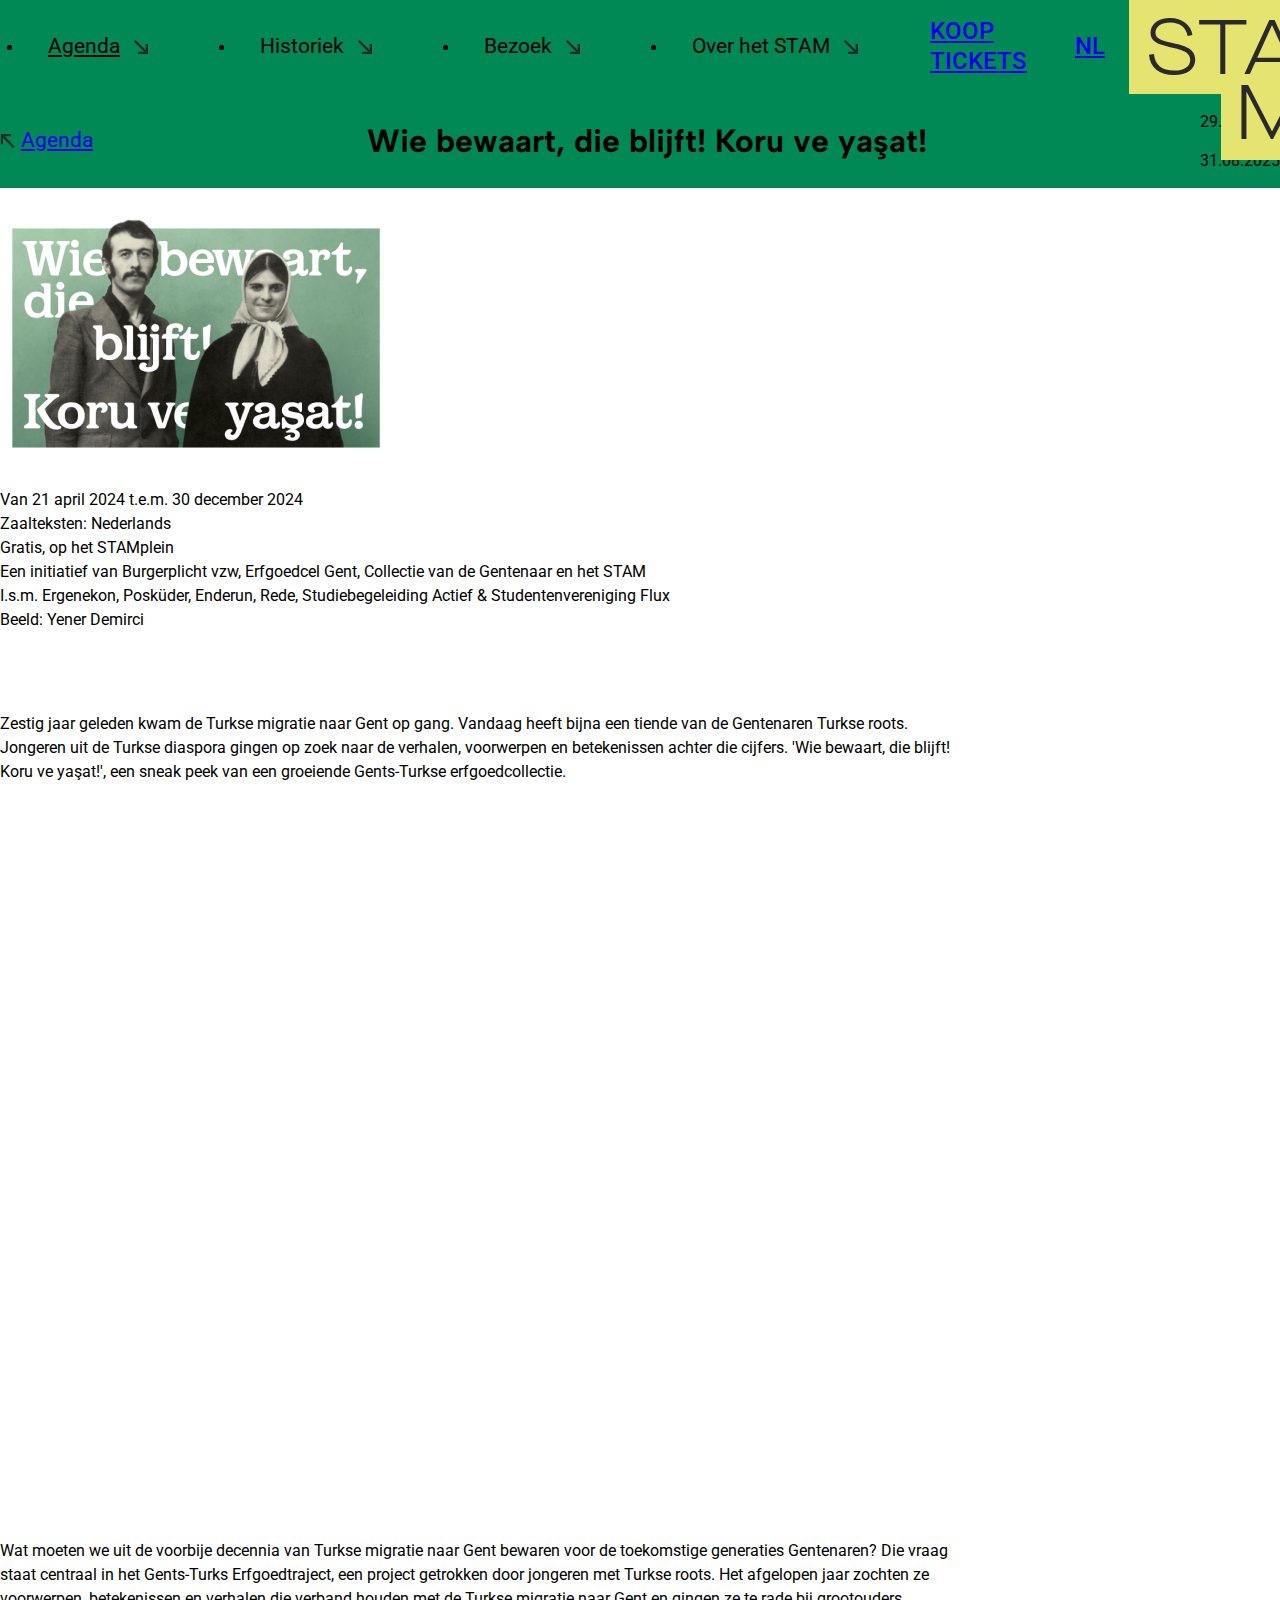
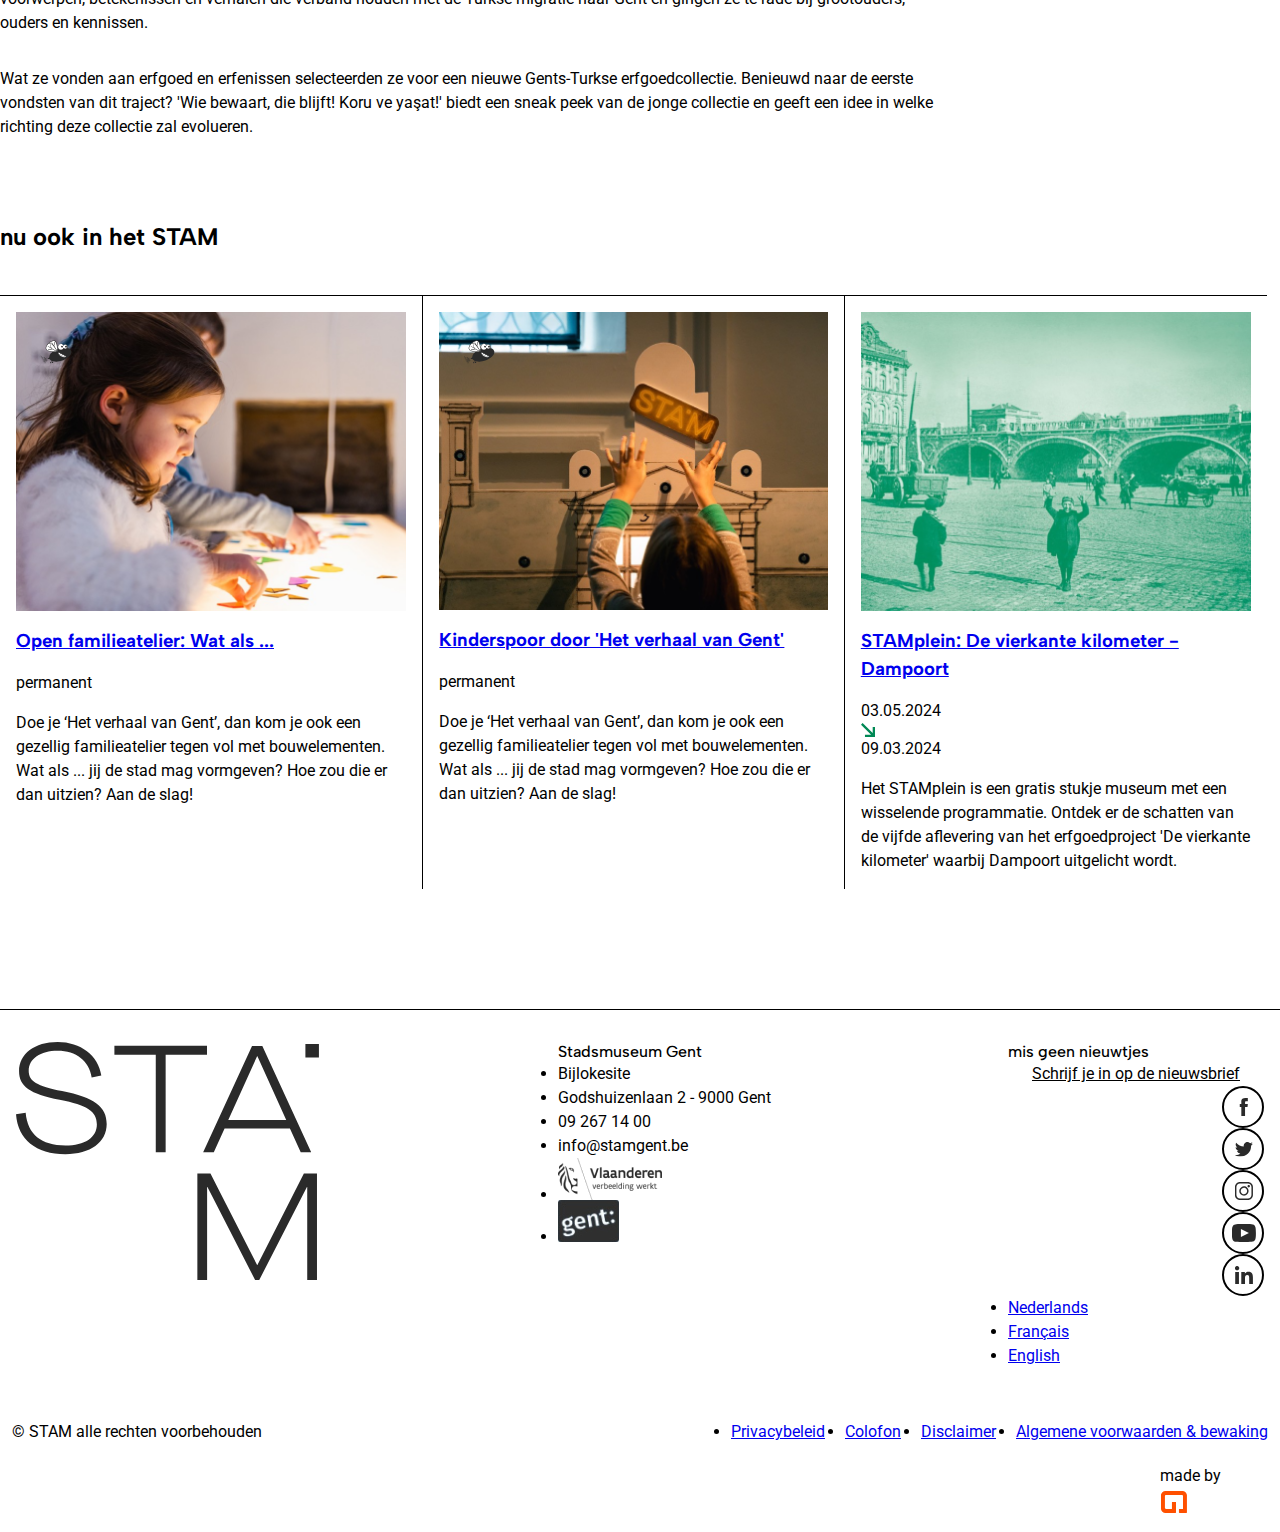
<file: events/he-who-keeps-remains.html>
<!DOCTYPE html>
<html lang="en">
  <head>
    <meta charset="UTF-8" />
    <meta name="viewport" content="width=device-width, initial-scale=1.0" />
    <title>Kinderspoor door 'Het verhaal van Gent' | STAM</title>
    <!-- robots.txt --->
    <meta name="robots" content="noindex,nofollow" />
    <!-- favicon -->
    <link
      rel="icon"
      type="image/png"
      href="../static/images/favicon/favicon-96x96.png"
      sizes="96x96"
    />
    <link
      rel="icon"
      type="image/svg+xml"
      href="../static/images/favicon/favicon.svg"
    />
    <link rel="shortcut icon" href="../static/images/favicon/favicon.ico" />
    <link
      rel="apple-touch-icon"
      sizes="180x180"
      href="../static/images/favicon/apple-touch-icon.png"
    />
    <link rel="manifest" href="../static/images/favicon/site.webmanifest" />
    <!-- fonts roboto title - albert sans paragraph -->
    <link rel="preconnect" href="https://fonts.gstatic.com" crossorigin />
    <link rel="preconnect" href="https://fonts.googleapis.com" />
    <link rel="preconnect" href="https://fonts.gstatic.com" crossorigin />
    <link
      href="https://fonts.googleapis.com/css2?family=Albert+Sans:ital,wght@0,100..900;1,100..900&family=Roboto:wght@400;500&display=swap"
      rel="stylesheet"
    />
    <!-- css files -->
    <link rel="stylesheet" href="../static/css/reset.css" />
    <link rel="stylesheet" href="../static/css/elements.css" />
    <link rel="stylesheet" href="../static/css/general.css" />
    <link rel="stylesheet" href="../static/css/main.css" />
    <link rel="stylesheet" href="../static/css/home.css" />
    <link rel="stylesheet" href="../static/css/event.css" />
  </head>

  <body>
    <!----------------------------->
    <!-- HEADER  -->
    <header class="header">
      <nav class="header-nav nav-blue">
        <ul class="nav-list">
          <li>
            <a class="nav-link" href="he-who-keeps-remains.html"
              ><u>Agenda</u
              ><img
                class="link-icon"
                src="../static/images/arrow-black.svg"
                alt="corner arrow"
            /></a>
          </li>
          <li>
            <a class="nav-link" href="../history.html"
              >Historiek<img
                class="link-icon"
                src="../static/images/arrow-black.svg"
                alt="corner arrow"
            /></a>
          </li>
          <li>
            <a class="nav-link" href="../visit.html"
              >Bezoek<img
                class="link-icon"
                src="../static/images/arrow-black.svg"
                alt="corner arrow"
            /></a>
          </li>
          <li>
            <a class="nav-link" href="../about.html"
              >Over het STAM<img
                class="link-icon"
                src="../static/images/arrow-black.svg"
                alt="corner arrow"
            /></a>
          </li>
        </ul>
      </nav>

      <nav class="nav-hamburger nav-blue">
        <img
          class="hamburger-icon"
          src="../static/images/hamburger-black.svg"
          alt="hamburger-menu"
          id="hamburger"
        />
      </nav>

      <nav id="hidden" class="hidden nav-blue">
        <ul class="hidden-list">
          <li>
            <a
              class="nav-link nav-link-hidden"
              href="he-who-keeps-remains.html"
            >
              Agenda
              <img
                class="link-icon"
                src="../static/images/arrow-black.svg"
                alt="corner arrow"
              />
            </a>
          </li>
          <li>
            <a class="nav-link nav-link-hidden" href="../history.html">
              Historiek
              <img
                class="link-icon"
                src="../static/images/arrow-black.svg"
                alt="corner arrow"
              />
            </a>
          </li>
          <li>
            <a class="nav-link nav-link-hidden" href="../visit.html">
              Bezoek
              <img
                class="link-icon"
                src="../static/images/arrow-black.svg"
                alt="corner arrow"
              />
            </a>
          </li>
          <li>
            <a class="nav-link nav-link-hidden" href="../about.html">
              Over het stam
              <img
                class="link-icon"
                src="../static/images/arrow-black.svg"
                alt="corner arrow"
              />
            </a>
          </li>
        </ul>
        <button
          type="button"
          class="hidden-button hidden-button--black"
          id="hidden-button"
        >
          +
        </button>
      </nav>
      <div class="filter" id="filter"></div>

      <a class="action action-ticket" href="#">koop <br />tickets</a>
      <a class="action action-language" href="#">nl</a>

      <div class="header-logos">
        <a href="../index.html">
          <img
            class="logo-image"
            src="../static/images/logo-vlak-yellow.svg"
            alt="stam"
          />
        </a>
      </div>
    </header>
    <!----------------------------->
    <!-- MAIN  -->
    <main id="main" class="collection-container">
      <section class="collection">
        <header class="collection-header">
          <a class="nav-link link-secondary" href="../index.html#agenda"
            ><img src="../static/images/arrow-corner-top.svg" alt="" />Agenda</a
          >
          <h1>Wie bewaart, die blijft! Koru ve yaşat!</h1>
          <p class="schedule text-green container-flex-gap">
            29.11.2024
            <img
              src="../static/images/arrow-corner-right.svg"
              alt=""
            />31.08.2025
          </p>
        </header>
        <article class="collection-content">
          <img
            class="collection-item"
            src="../static/images/turkse-migratie.png"
            alt="Turks koppel"
          />
          <div class="collection-item">
            <ul class="list">
              <li class="list-item">
                Van 21 april 2024 t.e.m. 30 december 2024
              </li>
              <li class="list-item">Zaalteksten: Nederlands</li>
              <li class="list-item">Gratis, op het STAMplein</li>
              <li class="list-item">
                Een initiatief van Burgerplicht vzw, Erfgoedcel Gent, Collectie
                van de Gentenaar en het STAM
              </li>
              <li class="list-item">
                I.s.m. Ergenekon, Posküder, Enderun, Rede, Studiebegeleiding
                Actief & Studentenvereniging Flux
              </li>
            </ul>
            <p class="source">Beeld: Yener Demirci</p>
          </div>
        </article>
      </section>

      <section class="video-container">
        <p>
          Zestig jaar geleden kwam de Turkse migratie naar Gent op gang. Vandaag
          heeft bijna een tiende van de Gentenaren Turkse roots. Jongeren uit de
          Turkse diaspora gingen op zoek naar de verhalen, voorwerpen en
          betekenissen achter die cijfers. 'Wie bewaart, die blijft! Koru ve
          yaşat!', een sneak peek van een groeiende Gents-Turkse
          erfgoedcollectie.
        </p>
        <div class="iframe-container">
          <iframe
            src="https://www.youtube.com/embed/M2KqBHADHuI?si=YfWYOFnz7ismlvMD"
            title="YouTube video player"
            frameborder="0"
            allow="accelerometer; autoplay; clipboard-write; encrypted-media; gyroscope; picture-in-picture; web-share"
            referrerpolicy="strict-origin-when-cross-origin"
            allowfullscreen
          ></iframe>
        </div>

        <p>
          Wat moeten we uit de voorbije decennia van Turkse migratie naar Gent
          bewaren voor de toekomstige generaties Gentenaren? Die vraag staat
          centraal in het Gents-Turks Erfgoedtraject, een project getrokken door
          jongeren met Turkse roots. Het afgelopen jaar zochten ze voorwerpen,
          betekenissen en verhalen die verband houden met de Turkse migratie
          naar Gent en gingen ze te rade bij grootouders, ouders en kennissen.
        </p>

        <p>
          Wat ze vonden aan erfgoed en erfenissen selecteerden ze voor een
          nieuwe Gents-Turkse erfgoedcollectie. Benieuwd naar de eerste vondsten
          van dit traject? 'Wie bewaart, die blijft! Koru ve yaşat!' biedt een
          sneak peek van de jonge collectie en geeft een idee in welke richting
          deze collectie zal evolueren.
        </p>
      </section>

      <h2 class="events-title">nu ook in het STAM</h2>
      <section class="events-container events-container-collection">
        <article class="event-item">
          <div class="overlay-container">
            <img
              class="event-image"
              src="../static/images/familie-atelier.png"
              alt="Meisje in atelier"
            />
            <img
              class="overlay-image event-overlay"
              src="../static/images/vlieg.svg"
              alt="vlieg icon"
            />
          </div>
          <h3>
            <a class="link link-secondary" href="#"
              >Open familieatelier: Wat als ...</a
            >
          </h3>
          <p class="schedule text-green">permanent</p>
          <p>
            Doe je ‘Het verhaal van Gent’, dan kom je ook een gezellig
            familieatelier tegen vol met bouwelementen. Wat als ... jij de stad
            mag vormgeven? Hoe zou die er dan uitzien? Aan de slag!
          </p>
        </article>

        <article class="event-item">
          <div class="overlay-container">
            <img
              class="event-image"
              src="../static/images/kinderspoor.png"
              alt="Meisje bouwt in atelier"
            />
            <img
              class="overlay-image event-overlay"
              src="../static/images/vlieg.svg"
              alt="vlieg icon"
            />
          </div>
          <h3>
            <a class="link link-secondary" href="#"
              >Kinderspoor door 'Het verhaal van Gent'</a
            >
          </h3>
          <p class="schedule text-green">permanent</p>
          <p>
            Doe je ‘Het verhaal van Gent’, dan kom je ook een gezellig
            familieatelier tegen vol met bouwelementen. Wat als ... jij de stad
            mag vormgeven? Hoe zou die er dan uitzien? Aan de slag!
          </p>
        </article>

        <article class="event-item event-item-secondary">
          <div>
            <img
              class="event-image"
              src="../static/images/stamplein.png"
              alt="stamplein"
            />
          </div>
          <h3>
            <a class="link link-secondary" href="#"
              >STAMplein: De vierkante kilometer - Dampoort</a
            >
          </h3>
          <div class="schedule text-green">
            <p>03.05.2024</p>
            <div class="box">
              <img src="../static/images/arrow-green.svg" alt="" />
              <p>09.03.2024</p>
            </div>
          </div>
          <p>
            Het STAMplein is een gratis stukje museum met een wisselende
            programmatie. Ontdek er de schatten van de vijfde aflevering van het
            erfgoedproject 'De vierkante kilometer' waarbij Dampoort uitgelicht
            wordt.
          </p>
        </article>
      </section>
    </main>
    <!----------------------------->
    <!-- FOOTER  -->
    <footer class="footer">
      <div class="footer-top">
        <a href="../index.html"
          ><img class="footer-logo" src="../static/images/logo.svg" alt="STAM"
        /></a>

        <article class="footer-item container-spacing">
          <h2 class="footer-title">Stadsmuseum Gent</h2>
          <ul>
            <li>Bijlokesite</li>
            <li>Godshuizenlaan 2 - 9000 Gent</li>
            <li>09 267 14 00</li>
            <li>info@stamgent.be</li>
          </ul>
          <ul class="list-flex">
            <li>
              <a href="#"
                ><img
                  src="../static/images/logo-vlaanderen.png"
                  alt="Vlaanderen"
              /></a>
            </li>
            <li>
              <a href="#"
                ><img src="../static/images/logo-gent.png" alt="Gent"
              /></a>
            </li>
          </ul>
        </article>

        <article class="footer-item container-spacing">
          <h2 class="footer-title">mis geen nieuwtjes</h2>
          <a class="footer-news" href="#">Schrijf je in op de nieuwsbrief</a>
          <div class="footer-socials">
            <a href="../index.html"
              ><img
                class="item-logo"
                src="../static/images/logo.svg"
                alt="STAM"
            /></a>
            <ul class="list-flex">
              <li class="social-border">
                <a href="#"
                  ><img src="../static/images/facebook.svg" alt="facebook logo"
                /></a>
              </li>
              <li class="social-border">
                <a href="#"
                  ><img src="../static/images/twitter.svg" alt="twitter logo"
                /></a>
              </li>
              <li class="social-border">
                <a href="#"
                  ><img
                    src="../static/images/instagram.svg"
                    alt="instagram logo"
                /></a>
              </li>
              <li class="social-border">
                <a href="#"
                  ><img src="../static/images/youtube.svg" alt="youtube logo"
                /></a>
              </li>
              <li class="social-border">
                <a href="#"
                  ><img src="../static/images/linkedin.svg" alt="linkedin logo"
                /></a>
              </li>
            </ul>
          </div>
          <ul class="list-flex">
            <li><a class="link-primary" href="#">Nederlands</a></li>
            <li><a class="link-secondary stroke" href="#">Français</a></li>
            <li><a class="link-secondary" href="#">English</a></li>
          </ul>
        </article>
      </div>

      <div class="footer-bottom">
        <div class="footer-content">
          <p class="text-white">© STAM alle rechten voorbehouden</p>
          <ul class="footer-list">
            <li><a href="#">Privacybeleid</a></li>
            <li><a href="#">Colofon</a></li>
            <li><a href="#">Disclaimer</a></li>
            <li><a href="#">Algemene voorwaarden & bewaking</a></li>
          </ul>
          <div class="footer-box">
            <img
              class="footer-image"
              src="../static/images/heritage_logo_rotated.svg"
              alt="erfgoedcel"
            />
            <div class="box">
              <p class="text-white">made by</p>
              <a href="https://glue.be/" target="_blank"
                ><img
                  class="footer-image"
                  src="../static/images/glue.svg"
                  alt="Glue logo"
              /></a>
            </div>
          </div>
        </div>
      </div>
    </footer>
    <script src="../static/js/main.js"></script>
  </body>
</html>
</file>
<file: static/css/elements.css>
@import url("https://fonts.googleapis.com/css2?family=Albert+Sans:wght@100..900&family=Roboto:wght@400;500&display=swap");

:root {
  --header-bg-green: #008855; /* homepage - about */
  --header-bg-blue: #46aaea; /* agenda */
  --header-bg-yellow: #e5e470; /* history */
  --header-bg-pink: #f9c5a5; /* visit*/
  --header-bg-orange: #ff5000;

  --button-color-language: #545454;
  --button-color-tickets: black;
  --footer-color: black;

  --text-white: white;
  --text-green: #008855;

  --font-body: "Roboto", serif;
  --font-header: "Albert Sans", sans-serif;

  --spacing: 2rem;
  --spacing-s: 1.5rem;
  --spacing-xs: 0.5rem;

  --heading-1: 5rem;
  --heading-1-mobile: 4rem;

  --heading-2: 3rem;
  --heading-2-mobile: 2rem;
}

* {
  margin: 0;
  padding: 0;
  box-sizing: border-box;
}

html,
body {
  margin: 0 auto;
  height: 100%;
  font-family: var(--font-body);
  font-weight: 400;
}

h1,
h2,
h3 {
  font-family: var(--font-header);
}

/* HEADER */
header {
  display: flex;
  flex-direction: row;
  justify-content: space-between;
  align-items: center;
  background-color: var(--header-bg-green);
  height: 5.875rem;
}

nav {
  display: flex;
  align-items: center;
  position: relative;
  flex: 0 0 auto;
}

nav a {
  display: flex;
  align-items: center;
  padding: var(--spacing-s);
  text-decoration: none;
  color: var(--text-white);
}

nav a img {
  margin-left: var(--spacing-xs);
  width: 1rem;
  height: auto;
}

/*  MAIN - SECTIONS  */

/* FOOTER  */
</file>
<file: static/css/general.css>
/* --------  Header --------   */
.header {
  position: relative;
  display: flex;
  align-items: center;
  width: 100%;
  height: 5.875rem;
  z-index: 1;
}
@media (max-width: 48rem) {
  .header {
    height: 3.0625rem;
    position: sticky;
    top: 0;
    left: 0;
  }
}

.header-nav {
  display: flex;
  flex-grow: 1;
  background-color: var(--green);
  height: 100%;
  align-items: center;
  padding: 1.5rem;
}

@media (max-width: 69.6875rem) {
  .header-nav {
    display: none;
  }
}

.nav-list {
  gap: 4rem;
  display: flex;
  padding: 0;
}

.nav-link {
  display: flex;
  gap: 0.375rem;
  font-size: 1.5rem;
}
@media (max-width: 69.6875rem) {
  .nav-link {
    font-size: 0.9375rem;
  }
}
@media (max-width: 87.5rem) {
  .nav-link {
    font-size: 1.3125rem;
  }
}

.nav-link:hover .link-icon {
  transform: rotate(45deg);
}

.nav-link:hover {
  text-decoration: underline 1px;
}

.link-icon {
  width: 0.875rem;
}

/* -------- Hamburger Nav --------   */
.hamburger-icon {
  padding-left: 1rem;
}
.hamburger-icon:hover {
  transform: scale(1.3);
}

.nav-hamburger {
  display: none;
  flex-grow: 1;
  align-items: center;
  padding: 1rem 1rem 1rem 0;
  height: 100%;
}

@media (max-width: 48rem) {
  .nav-hamburger {
    flex-grow: 0;
  }
}

@media (max-width: 69.6875rem) {
  .nav-hamburger {
    display: flex;
  }
}

/* --------  actions --------   */
.action {
  display: flex;
  align-items: center;
  text-transform: uppercase;
  padding: 0.6rem 1.5rem;
  height: 100%;
  line-height: 124%;
  font-size: 1.5rem;
  font-weight: 500;
}

.action-ticket {
  background-color: var(--black);
}

.action-language {
  background-color: var(--gray);
}

@media (max-width: 48rem) {
  .action {
    font-size: 1rem;
  }

  .action-ticket {
    flex-grow: 1;
  }
}

/* --------  logo --------   */
.header-logos {
  display: flex;
  align-items: flex-end;
  align-self: flex-start;
  flex-direction: column;
  z-index: 1;
  flex-shrink: 0;
}
@media (max-width: 48rem) {
  .logo-image-primary {
    max-width: 3.125rem;
    margin: 0.06rem 0.2rem;
  }

  .header-logos {
    width: 6.3125rem;
  }
}

.logo-image {
  width: 100%;
  height: 100%;
}

/* --------  hidden Nav --------   */
.hidden {
  position: absolute;
  background-color: var(--green);
  top: 0;
  left: -100%;
  z-index: 1;
  width: calc(100% - 6.4rem);
  height: 100vh;
  padding: 6.25rem 1rem;
  transition: 0.2s ease;
}

.hidden-button {
  position: absolute;
  top: 2rem;
  left: 0.4375rem;
  z-index: 1;
  transform: rotate(45deg);
  font-size: var(--heading-2);
  color: white;
  background: none;
  border: none;
}

@media (max-width: 48rem) {
  .hidden-button {
    top: 0.6875rem;
    left: 0.4375rem;
  }
}

.hidden-button-secondary {
  color: black;
}

.hidden-list {
  display: flex;
  flex-direction: column;
  align-items: flex-start;
  gap: var(--spacing-s);
  flex-shrink: 1;
  padding: 0;
}

.nav-link-hidden {
  font-size: var(--heading-3);
  font-style: normal;
  font-weight: 400;
  line-height: 124%;
  flex-direction: row-reverse;
  gap: 0.9rem;
}

/* -------- filter container -------- */
@media (max-width: 30rem) {
  .filter {
    background-color: var(--black);
    min-width: 3.3rem;
    width: calc(100% - 23.56rem);
    height: 100vh;
    position: absolute;
    top: 0;
    right: 0;
    opacity: 0;
    transition: 0.2s ease;
    pointer-events: none;
  }
}

/* -------- nav colors  --------  */
.nav-green {
  background-color: var(--green); /* home - event */
}

.nav-blue {
  background-color: var(--blue); /* agenda */
}

.nav-yellow {
  background-color: var(--yellow); /* history */
}

.nav-pink {
  background-color: var(--pink); /* visit */
}

.nav-yellow a,
.nav-pink a,
.nav-blue a {
  color: var(--black);
}

.hidden-button--black {
  color: black;
}

/* -------- JavaScript click event --------  */
.toggle {
  left: 0;
}

.filter-toggle {
  opacity: 1;
}

/* --------  Events Section --------   */
.events-container {
  display: flex;
  flex-wrap: wrap;
  justify-content: flex-start;
  max-width: 80rem;
  margin: 3.75rem auto 7.5rem;
}

.event-item {
  display: flex;
  flex-direction: column;
  position: relative;
  border-top: 1px solid black;
  padding: 1rem;
  gap: 1rem;
  flex-basis: 33%;
}

.event-item:nth-child(2),
.event-item:nth-child(5) {
  border-right: 1px solid black;
  border-left: 1px solid black;
}

.event-item:nth-child(3):not(:last-child) {
  border-bottom: 1px solid black;
}

@media (max-width: 48rem) {
  .event-item {
    flex-grow: 1;
    flex-basis: 50%;
  }

  .event-item:nth-child(2),
  .event-item:nth-child(5) {
    border-right: none;
    border-left: none;
  }

  .event-item:nth-child(3) {
    border-bottom: none;
  }

  .events-title {
    padding: 2.5rem 0 1.5rem;
  }
}

.event-image {
  width: 100%;
}

.event-overlay {
  background-color: var(--white);
  position: absolute;
  width: 3rem;
  height: 3rem;
  top: 2rem;
  left: 2rem;
  padding: 0.5rem;
  border-radius: 50%;
}

/* --------  event (he-who-keeps-remains) --------   */
.events-title {
  padding: 5rem 7.5rem 2.5rem 0;
}

.events-container-collection {
  margin-top: 0;
}

/* --------  Footer --------   */
.footer-top {
  display: flex;
  flex-direction: column;
  max-width: 94rem;
  padding: 2rem 1rem 2.5rem;
  border-top: 1px solid black;
  margin: 0 auto;
  gap: 1.5rem;
}

.footer-logo {
  display: none;
  min-width: 19rem;
}

@media (min-width: 48rem) {
  .footer-top {
    flex-direction: row;
    justify-content: space-between;
    flex-wrap: wrap;
    gap: 7rem;
  }

  .item-logo {
    display: none;
  }

  .footer-logo {
    display: block;
  }

  .footer-box {
    width: auto;
    justify-content: space-evenly;
  }
}

.footer-title {
  font-size: var(--heading-3);
  font-weight: 500;
  line-height: 124%;
  padding: 0;
}

.footer-news {
  background-color: var(--green);
  color: var(--white);
  text-align: center;
  padding: 1rem 1.5rem;
  width: 100%;
}

.footer-socials {
  display: flex;
  justify-content: space-between;
  flex-wrap: wrap;
  row-gap: 1.875rem;
}

.social-border {
  display: flex;
  align-items: center;
  justify-content: center;
  border-radius: 50%;
  border: 2px solid black;
  width: 2.625rem;
  height: 2.625rem;
}

.footer-bottom {
  background-color: var(--black);
  width: 100%;
  padding: 0.75rem;
}

.text-white {
  color: var(--white);
}

.footer-content {
  display: flex;
  align-items: center;
  justify-content: space-between;
  flex-wrap: wrap;
  margin: 0 auto;
  max-width: 94rem;
  gap: 1.25rem;
}

.footer-list {
  display: flex;
  flex-wrap: wrap;
  column-gap: 1.25rem;
}

.footer-box {
  display: flex;
  align-items: center;
  width: 100%;
  gap: 1rem;
  justify-content: space-between;
}
</file>
<file: static/css/main.css>
/* HEADER */
/* nav */
.left-content {
  display: flex;
  justify-content: space-between;
  align-items: center;
  flex: 1 0 0;
}

/* BUTTONS */
.right-content {
  display: flex;
  flex-direction: row;
  justify-content: flex-end;
  position: relative;
}

.actions {
  display: inline-flex;
  align-items: center;
  justify-content: flex-end;
  position: relative;
  flex: 0 0 auto;
}

.button-buy-tickets,
.button-language {
  height: 100%;
  width: auto;
  border: none;
  padding: 0 var(--spacing-s);
  color: var(--text-white);
  background-color: var(--button-color-tickets);
  text-transform: uppercase;
}

.button-language {
  background-color: var(--button-color-language);
}

/* STAM LOGO */
.right-column {
  display: flex;
  flex-direction: column;
  justify-content: flex-end;
}

.logos-overlay {
  display: flex;
  flex-direction: column;
  align-items: flex-end;
  align-self: flex-start;
}

.stam-logo {
  position: relative;
}

.cell {
  filter: brightness(10);
  z-index: 2;
}

/*  INTRO */
.intro {
  position: relative;
}

.visually-hidden {
  clip: rect(0 0 0 0);
  clip-path: inset(50%);
  height: 1px;
  overflow: hidden;
  position: absolute;
  white-space: nowrap;
  width: 1px;
}

.overlap {
  height: 56.5rem;
  top: 10rem;
  position: absolute;
  left: 0;
  background-size: cover;
  background-position: 50% 50%;
}

.citymuseum {
  filter: brightness(10);
  position: absolute;
  bottom: var(--spacing-s);
  left: var(--spacing-s);
  max-height: 30rem;
  max-width: 30rem;
}

.down-arrow {
  position: absolute;
  right: 5%;
  bottom: 10%;
  filter: brightness(10);
}

/* agenda */
.agenda h2{
  margin: 5rem 7.5rem;
}
</file>
<file: static/css/home.css>
.agenda-item {
  position: relative;
  flex: 1 1 28rem;
  background-color: var(--orange);
}

.agenda-item:last-of-type {
  background-color: var(--green);
}

.agenda-image {
  width: 100%;
  object-fit: cover;
}

.overlay-image--agenda {
  bottom: 1.5rem;
  left: 1.5rem;
}

@media (max-width: 29rem) {
  .overlay-image--agenda {
    width: 12.5rem;
  }
}

.agenda-content {
  display: flex;
  flex-direction: column;
  gap: 1rem;
  padding: 2rem 7.5rem 2rem 2rem;
}

@media (min-width: 56rem) {
  .agenda-content:first-of-type {
    padding: 2rem 2rem 2rem 7.5rem;
  }
}

@media (max-width: 55.9rem) {
  .agenda-content {
    padding: 2rem;
  }
}

.hero {
  height: 91vh;
  position: relative;
  overflow: hidden;
}

@media (max-width: 48rem) {
  .hero {
    height: 96vh;
  }
}

.hero__image {
  width: 100%;
  height: 100%;
  scale: 1.3;
  object-fit: cover;
  animation: slide 15s linear infinite;
}

@keyframes slide {
  0% {
    transform: translateX(10%);
  }
  100% {
    transform: translateX(0%);
  }
}

.hero__overlay {
  bottom: 1.875rem;
  left: 1.875rem;
  position: absolute;
}

@media (max-width: 73.5rem) {
  .hero__overlay {
    display: none;
  }
}

.hero__overlay--small {
  display: none;
}

@media (max-width: 73.5rem) {
  .hero__overlay--small {
    display: block;
  }
}

.hero__arrow {
  bottom: 1.875rem;
  right: 1.875rem;
  width: 3.125rem;
  position: absolute;
}

@media (max-width: 73.5rem) {
  .hero__arrow {
    width: 1.25rem;
  }
}

.highlight-container {
  display: flex;
  flex-wrap: wrap;
  margin: 0 auto;
  max-width: 84rem;
  justify-content: flex-start;
  align-items: center;
}

.highlight-item {
  position: relative;
  background-color: var(--yellow);
  flex: 1 1 50%;
  padding: 2rem 4rem;
}

@media (max-width: 68.5rem) {
  .highlight-item {
    padding: 1.25rem;
  }
}

.highlight-item:last-of-type {
  border-left: 1px solid black;
}

@media (max-width: 68.5rem) {
  .highlight-item:last-of-type {
    border-left: none;
    border-top: 1px solid black;
  }
}

.highlight-header {
  display: flex;
  gap: 2rem;
}

@media (max-width: 68.5rem) {
  .highlight-header {
    flex-direction: column;
  }
}
</file>
<file: static/css/about.css>
.about-container {
  display: flex;
  flex-direction: column;
  row-gap: 2.5rem;
  max-width: 52.5rem;
  width: 95%;
  margin: 6.25rem auto 1.25rem;
}

.about-margin {
  margin: 2.5rem 0;
}

.about-title {
  font-size: 2rem;
  font-weight: 500;
  line-height: 1;
  padding: 0;
  margin-bottom: 1.5rem;
}
</file>
<file: static/css/history.css>
/* side menu */
.sidemenu {
  display: flex;
  justify-content: flex-end;
  position: sticky;
  height: 12.5rem;
  width: 18.75rem;
  top: 11rem;
  left: 0;
  padding: 1.5rem;
  margin-bottom: 3.125rem;
  border-right: 1px solid black;
}

@media (max-width: 48rem) {
  .sidemenu {
    justify-content: flex-start;
    width: calc(100% - 3.3125rem);
    top: 3rem;
    border-right: none;
  }
}
.sidemenu-link {
  transition: 0.2s ease;
}

.sidemenu-link:hover {
  transform: scale(1.3);
}


/* container */
.history-main {
  display: flex;
}

@media (max-width: 48rem) {
  .history-main {
    flex-direction: column;
  }
}

.history-container {
  display: flex;
  flex-direction: column;
  gap: 2.5rem;
  max-width: 60rem;
  width: 95%;
  margin: 5rem 5rem 3.5rem 0;
  padding-left: 2.5rem;
}

.history-title {
  padding: 0;
  border-top: 1px solid black;
}

.history-item {
  display: flex;
  flex-wrap: wrap;
  align-items: flex-start;
  gap: 2.5rem;
}

.history-text {
  display: flex;
  flex-direction: column;
  gap: 1.5rem;
  flex: 1 1 50%;
}

.history-image {
  height: fit-content;
}

/* collection */
.collection {
  background-color: var(--black);
}

.collection-title {
  color: var(--white);
  border-bottom: 1px solid white;
  padding: 1rem 7.5rem;
}

@media (max-width: 35rem) {
  .collection-title {
    padding: 1rem 1rem;
  }
}

.collection-items {
  display: flex;
  flex-wrap: wrap;
  padding: 0 7.5rem;
}

@media (max-width: 48rem) {
  .collection-items {
    padding: 0;
  }
}

.collection-item {
  display: flex;
  justify-content: center;
  flex-direction: column;
  align-items: center;
  text-align: center;
  position: relative;
  gap: var(--spacing-s);
  flex-basis: 25%;
  padding: 1.85rem;
  border-right: 1px solid white;
}

@media (max-width: 56rem) {
  .collection-item {
    flex: 1 1 50%;
    border-right: none;
    border-top: 1px solid white;
  }

  .collection-item:nth-child(1) {
    border-top: none;
  }
}

.collection-item:nth-child(4) {
  border-right: none;
}
</file>
<file: static/css/visit.css>
.visit-container {
  display: flex;
  flex-direction: column;
  max-width: 50rem;
  width: 95%;
  margin: 5rem auto;
  gap: 2.5rem;
}

.visit-header {
  display: flex;
  flex-direction: column;
  gap: 2.5rem;
}

.visit-title {
  padding: 0;
}

.visit-content {
  display: flex;
  flex-wrap: wrap;
  gap: 2rem;
}

.visit-column {
  flex: 1 1 40%;
}

.visit-item {
  margin-top: 4rem;
  border-top: 1px solid black;
}

.visit-item:nth-child(1),
.visit-item:nth-child(4) {
  margin-top: 0;
}

.text-spacing {
  margin: 1.5rem 0;
}

.info {
  color: var(--gray);
  display: block;
}

.price-link {
  color: var(--gray);
  text-decoration: underline;
}

.list {
  display: flex;
  flex-direction: column;
  gap: 0.75rem;
  padding: 0.625rem;
}
</file>
<file: static/css/event.css>
.exhibition-container {
  max-width: 79.5rem;
  width: 90%;
  margin: 0 auto;
  padding-top: 6.25rem;
}

.exhibition {
  border-bottom: 1px solid black;
}

.exhibition__header {
  display: flex;
  flex-direction: column;
  gap: 1rem;
}

.exhibition__content {
  display: flex;
  flex-wrap: wrap;
  gap: 2.5rem;
}

.exhibition__item {
  flex-basis: 45%;
  flex-grow: 1;
}

/* Video section */
.video-container {
  display: flex;
  flex-direction: column;
  gap: 2rem;
  max-width: 59.375rem;
  width: 90%;
  padding-top: 5rem;
}

.iframe-container {
  position: relative;
  overflow: hidden;
  width: 100%;
  padding-top: 56.25%;
}

@media (max-width: 48rem) {
  .video-container {
    margin: 0 auto;
  }
}
</file>
